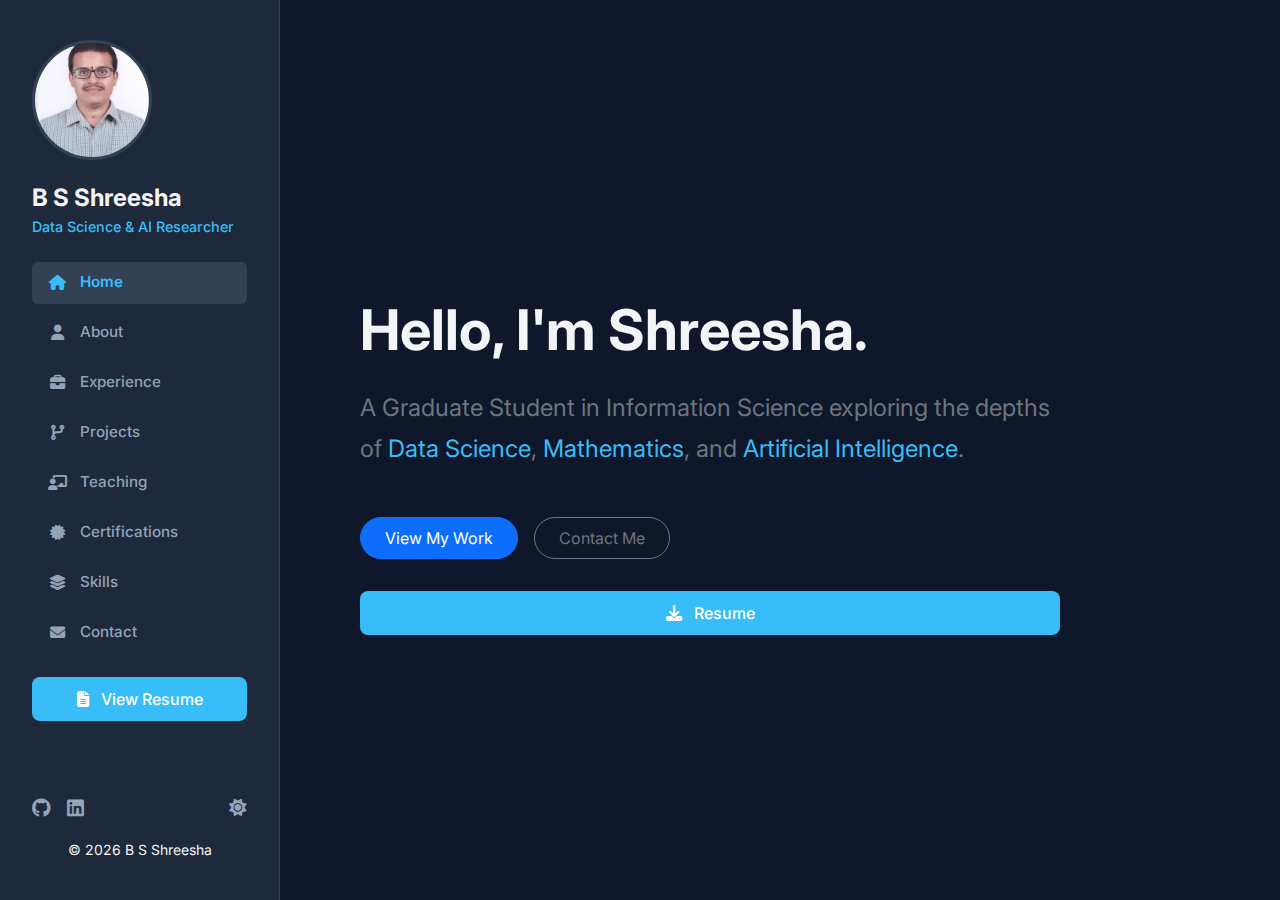
<file: index.html>
<!DOCTYPE html>
<html lang="en">

<head>
    <meta charset="UTF-8">
    <meta name="viewport" content="width=device-width, initial-scale=1.0">
    <title>B S Shreesha | Home</title>
    <link href="./Assets/css/bootstrap.min.css" rel="stylesheet">
    <link rel="stylesheet" href="https://cdnjs.cloudflare.com/ajax/libs/font-awesome/6.4.0/css/all.min.css">
    <link rel="stylesheet" href="./Assets/css/styles.css">
    <link rel="apple-touch-icon" sizes="180x180" href="./Assets/img/apple-touch-icon.png">
    <link rel="icon" type="image/png" sizes="32x32" href="./Assets/img/favicon-32x32.png">
    <link rel="icon" type="image/png" sizes="16x16" href="./Assets/img/favicon-16x16.png">
    <link rel="manifest" href="./Assets/img/site.webmanifest">
    <script>
        (function () { const theme = localStorage.getItem('theme') || 'dark'; document.documentElement.setAttribute('data-theme', theme); })();
    </script>
</head>

<body>
    <div class="wrapper">
        <aside class="sidebar">
            <div>
                <img src="./Assets/img/BSShreesha.jpg" alt="B S Shreesha" class="profile-img">
                <h1 class="name-title">B S Shreesha</h1>
                <div class="job-title">Data Science & AI Researcher</div>
                <ul class="nav-menu mt-4">
                    <li class="nav-item"><a href="index.html" class="nav-link active"><i class="fas fa-home"></i> Home</a></li>
                    <li class="nav-item"><a href="about.html" class="nav-link"><i class="fas fa-user"></i> About</a>
                    </li>
                    <li class="nav-item"><a href="experience.html" class="nav-link"><i class="fas fa-briefcase"></i>
                            Experience</a></li>
                    <li class="nav-item"><a href="projects.html" class="nav-link"><i class="fas fa-code-branch"></i>
                            Projects</a></li>
                    <li class="nav-item"><a href="teaching.html" class="nav-link"><i class="fas fa-chalkboard-teacher"></i> Teaching</a>
                    </li>
                    <li class="nav-item"><a href="certifications.html" class="nav-link"><i class="fas fa-certificate"></i>
                            Certifications</a></li>
                    <li class="nav-item"><a href="skills.html" class="nav-link"><i class="fas fa-layer-group"></i>
                            Skills</a></li>
                    <li class="nav-item"><a href="contact.html" class="nav-link"><i class="fas fa-envelope"></i>
                            Contact</a></li>
                </ul>
                <a href="resume.html" class="btn-resume"><i class="fas fa-file-alt me-2"></i> View Resume</a>
            </div>
            <div>
                <div class="social-links mb-3">
                    <a href="https://github.com/bsshreesha" class="social-icon"><i class="fab fa-github"></i></a>
                    <a href="https://www.linkedin.com/in/bsshreesha/" class="social-icon"><i
                            class="fab fa-linkedin"></i></a>
                    <button id="theme-toggle-btn" class="theme-toggle ms-auto"><i class="fas fa-sun"
                            id="theme-icon"></i></button>
                </div>
                <div class="small text-center">&copy; <span id="year"></span> B S Shreesha</div>
            </div>
        </aside>

        <main class="main-content d-flex align-items-center">
            <div>
                <h1 class="display-4 fw-bold mb-4">Hello, I'm Shreesha.</h1>
                <p class="fs-4 text-secondary mb-5" style="max-width: 700px;">
                    A Graduate Student in Information Science exploring the depths of
                    <span style="color: var(--accent-color)">Data Science</span>,
                    <span style="color: var(--accent-color)">Mathematics</span>, and
                    <span style="color: var(--accent-color)">Artificial Intelligence</span>.
                </p>
                <div class="d-flex gap-3 flex-wrap">
                    <a href="projects.html" class="btn btn-primary px-4 py-2 rounded-pill">View My Work</a>
                    <a href="contact.html" class="btn btn-outline-secondary px-4 py-2 rounded-pill">Contact Me</a>
                    <a href="resume.html" target="_blank" class="btn-resume" view><i class="fas fa-download me-2"></i>
                        Resume</a>
                </div>
            </div>
        </main>

        <!-- Drop-up Menu (Hidden by default) -->
        <div id="mobile-menu-overlay" class="mobile-menu-overlay">
            <a href="projects.html" class="menu-item"><i class="fas fa-code-branch"></i> Projects</a>
            <a href="experience.html" class="menu-item"><i class="fas fa-briefcase"></i> Experience</a>
            <a href="teaching.html" class="menu-item"><i class="fas fa-chalkboard-teacher"></i> Teaching</a>
            <a href="certifications.html" class="menu-item"><i class="fas fa-certificate"></i> Certifications</a>
            <a href="skills.html" class="menu-item"><i class="fas fa-layer-group"></i> Skills</a>
        </div>
        
        <!-- Bottom Navigation Bar -->
        <nav class="bottom-nav">
            <!-- 1. Home -->
            <a href="index.html" class="bottom-nav-link"><i class="fas fa-home"></i><span>Home</span></a>
        
            <!-- 2. About (About Me) -->
            <a href="about.html" class="bottom-nav-link"><i class="fas fa-user"></i><span>About</span></a>
        
            <!-- 3. Contact -->
            <a href="contact.html" class="bottom-nav-link"><i class="fas fa-envelope"></i><span>Contact</span></a>
        
            <!-- 4. Resume (Direct Download) -->
            <a href="resume.html" class="bottom-nav-link"><i
                    class="fas fa-file-alt"></i><span>CV</span></a>
        
            <!-- 5. MORE BUTTON (Toggles the menu) -->
            <button id="mobile-menu-btn" class="nav-toggle-btn">
                <i class="fas fa-bars"></i>
                <span>Menu</span>
            </button>
        </nav>
    </div>
    <div class="cursor-dot"></div>
    <div class="cursor-outline"></div>
    <script src="./Assets/js/script.js"></script>
</body>

</html>
</file>
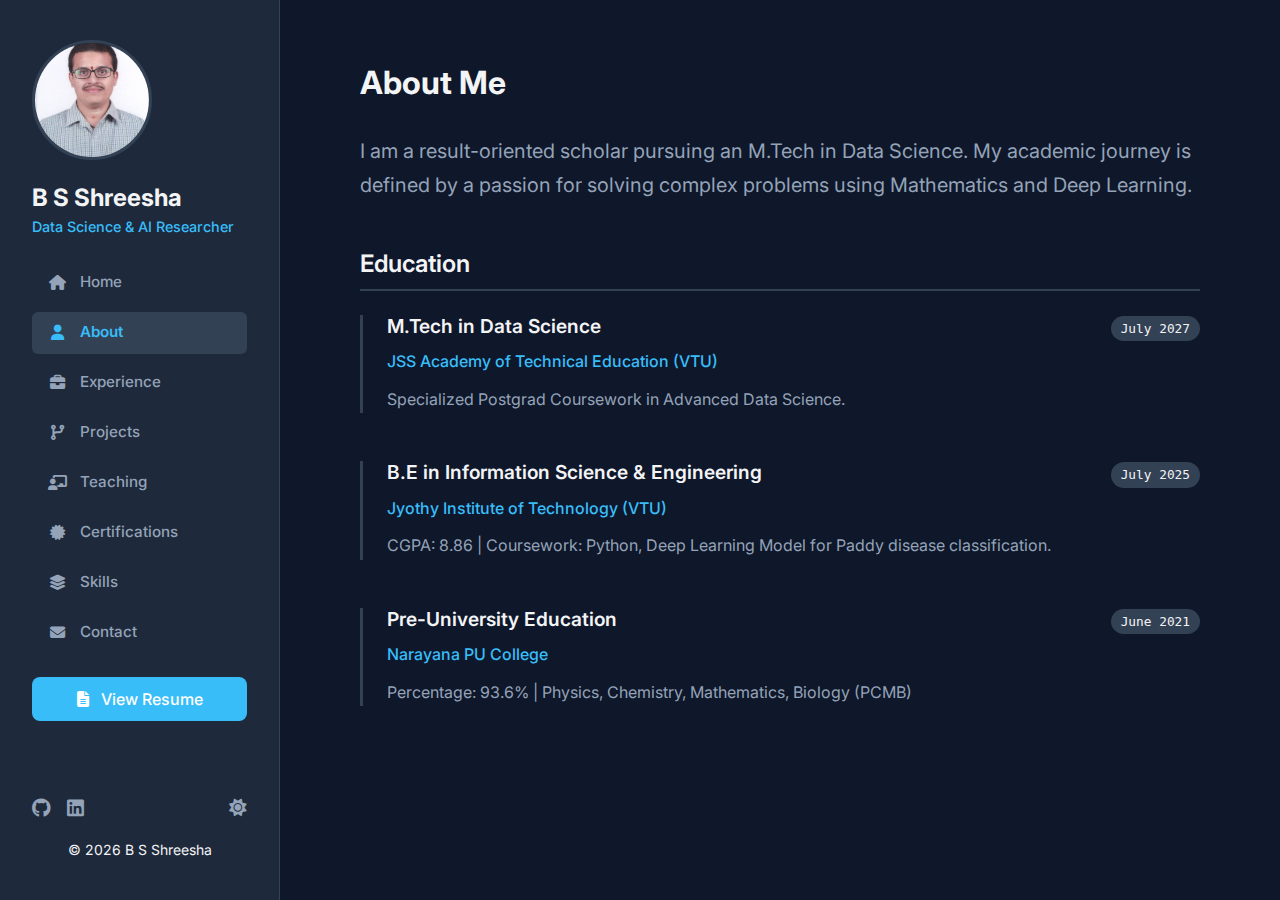
<file: about.html>
<!DOCTYPE html>
<html lang="en">

<head>
    <meta charset="UTF-8">
    <meta name="viewport" content="width=device-width, initial-scale=1.0">
    <title>About | B S Shreesha</title>
    <link href="./Assets/css/bootstrap.min.css" rel="stylesheet">
    <link rel="stylesheet" href="https://cdnjs.cloudflare.com/ajax/libs/font-awesome/6.4.0/css/all.min.css">
    <link rel="stylesheet" href="./Assets/css/styles.css">
    <link rel="apple-touch-icon" sizes="180x180" href="./Assets/img/apple-touch-icon.png">
    <link rel="icon" type="image/png" sizes="32x32" href="./Assets/img/favicon-32x32.png">
    <link rel="icon" type="image/png" sizes="16x16" href="./Assets/img/favicon-16x16.png">
    <link rel="manifest" href="./Assets/img/site.webmanifest">

    <script> (function () { const theme = localStorage.getItem('theme') || 'dark'; document.documentElement.setAttribute('data-theme', theme); })(); </script>
</head>

<body>
    <div class="wrapper">
        <aside class="sidebar">
            <div>
                <img src="./Assets/img/BSShreesha.jpg" alt="B S Shreesha" class="profile-img">
                <h1 class="name-title">B S Shreesha</h1>
                <div class="job-title">Data Science & AI Researcher</div>
                <ul class="nav-menu mt-4">
                    <li class="nav-item"><a href="index.html" class="nav-link"><i class="fas fa-home"></i> Home</a></li>
                    <li class="nav-item"><a href="about.html" class="nav-link active"><i class="fas fa-user"></i> About</a>
                    </li>
                    <li class="nav-item"><a href="experience.html" class="nav-link"><i class="fas fa-briefcase"></i>
                            Experience</a></li>
                    <li class="nav-item"><a href="projects.html" class="nav-link"><i class="fas fa-code-branch"></i>
                            Projects</a></li>
                    <li class="nav-item"><a href="teaching.html" class="nav-link"><i
                                class="fas fa-chalkboard-teacher"></i> Teaching</a></li>
                    <li class="nav-item"><a href="certifications.html" class="nav-link"><i
                                class="fas fa-certificate"></i> Certifications</a></li>
                    <li class="nav-item"><a href="skills.html" class="nav-link"><i class="fas fa-layer-group"></i>
                            Skills</a></li>
                    <li class="nav-item"><a href="contact.html" class="nav-link"><i class="fas fa-envelope"></i>
                            Contact</a></li>
                </ul>
                <a href="resume.html" class="btn-resume"><i class="fas fa-file-alt me-2"></i>
                    View Resume</a>
            </div>
            <div>
                <div class="social-links mb-3">
                    <a href="https://github.com/bsshreesha" class="social-icon"><i class="fab fa-github"></i></a>
                    <a href="https://www.linkedin.com/in/bsshreesha/" class="social-icon"><i
                            class="fab fa-linkedin"></i></a>
                    <button id="theme-toggle-btn" class="theme-toggle ms-auto"><i class="fas fa-sun"
                            id="theme-icon"></i></button>
                </div>
                <div class="small text-center">&copy; <span id="year"></span> B S Shreesha</div>
            </div>
        </aside>

        <main class="main-content">
            <h1 class="page-title">About Me</h1>
            <p class="mb-5 fs-5">
                I am a result-oriented scholar pursuing an M.Tech in Data Science. My academic journey is defined by a
                passion for solving complex problems using Mathematics and Deep Learning.
            </p>

            <h2 class="section-header">Education</h2>
            <div class="info-card">
                <div class="card-header">
                    <h3 class="card-title">M.Tech in Data Science</h3>
                    <span class="card-date">July 2027</span>
                </div>
                <span class="card-subtitle">JSS Academy of Technical Education (VTU)</span>
                <p>Specialized Postgrad Coursework in Advanced Data Science.</p>
            </div>
            <div class="info-card">
                <div class="card-header">
                    <h3 class="card-title">B.E in Information Science & Engineering</h3>
                    <span class="card-date">July 2025</span>
                </div>
                <span class="card-subtitle">Jyothy Institute of Technology (VTU)</span>
                <p>CGPA: 8.86 | Coursework: Python, Deep Learning Model for Paddy disease classification.</p>
            </div>
            <div class="info-card">
                <div class="card-header">
                    <h3 class="card-title">Pre-University Education</h3>
                    <span class="card-date">June 2021</span>
                </div>
                <span class="card-subtitle">Narayana PU College</span>
                <p>Percentage: 93.6% | Physics, Chemistry, Mathematics, Biology (PCMB)</p>
            </div>
        </main>
        <div id="mobile-menu-overlay" class="mobile-menu-overlay">
            <a href="projects.html" class="menu-item"><i class="fas fa-code-branch"></i> Projects</a>
            <a href="experience.html" class="menu-item"><i class="fas fa-briefcase"></i> Experience</a>
            <a href="teaching.html" class="menu-item"><i class="fas fa-chalkboard-teacher"></i> Teaching</a>
            <a href="certifications.html" class="menu-item"><i class="fas fa-certificate"></i> Certifications</a>
            <a href="skills.html" class="menu-item"><i class="fas fa-layer-group"></i> Skills</a>
        </div>
        
        <!-- Bottom Navigation Bar -->
        <nav class="bottom-nav">
            <!-- 1. Home -->
            <a href="index.html" class="bottom-nav-link"><i class="fas fa-home"></i><span>Home</span></a>
        
            <!-- 2. About (About Me) -->
            <a href="about.html" class="bottom-nav-link"><i class="fas fa-user"></i><span>About</span></a>
        
            <!-- 3. Contact -->
            <a href="contact.html" class="bottom-nav-link"><i class="fas fa-envelope"></i><span>Contact</span></a>
        
            <!-- 4. Resume (Direct Link) -->
            <a href="resume.html" class="bottom-nav-link"><i
                    class="fas fa-file-alt"></i><span>CV</span></a>
        
            <!-- 5. MORE BUTTON (Toggles the menu) -->
            <button id="mobile-menu-btn" class="nav-toggle-btn">
                <i class="fas fa-bars"></i>
                <span>Menu</span>
            </button>
        </nav>
    </div>
    <div class="cursor-dot"></div>
    <div class="cursor-outline"></div>
    <script src="./Assets/js/script.js"></script>
</body>

</html>
</file>
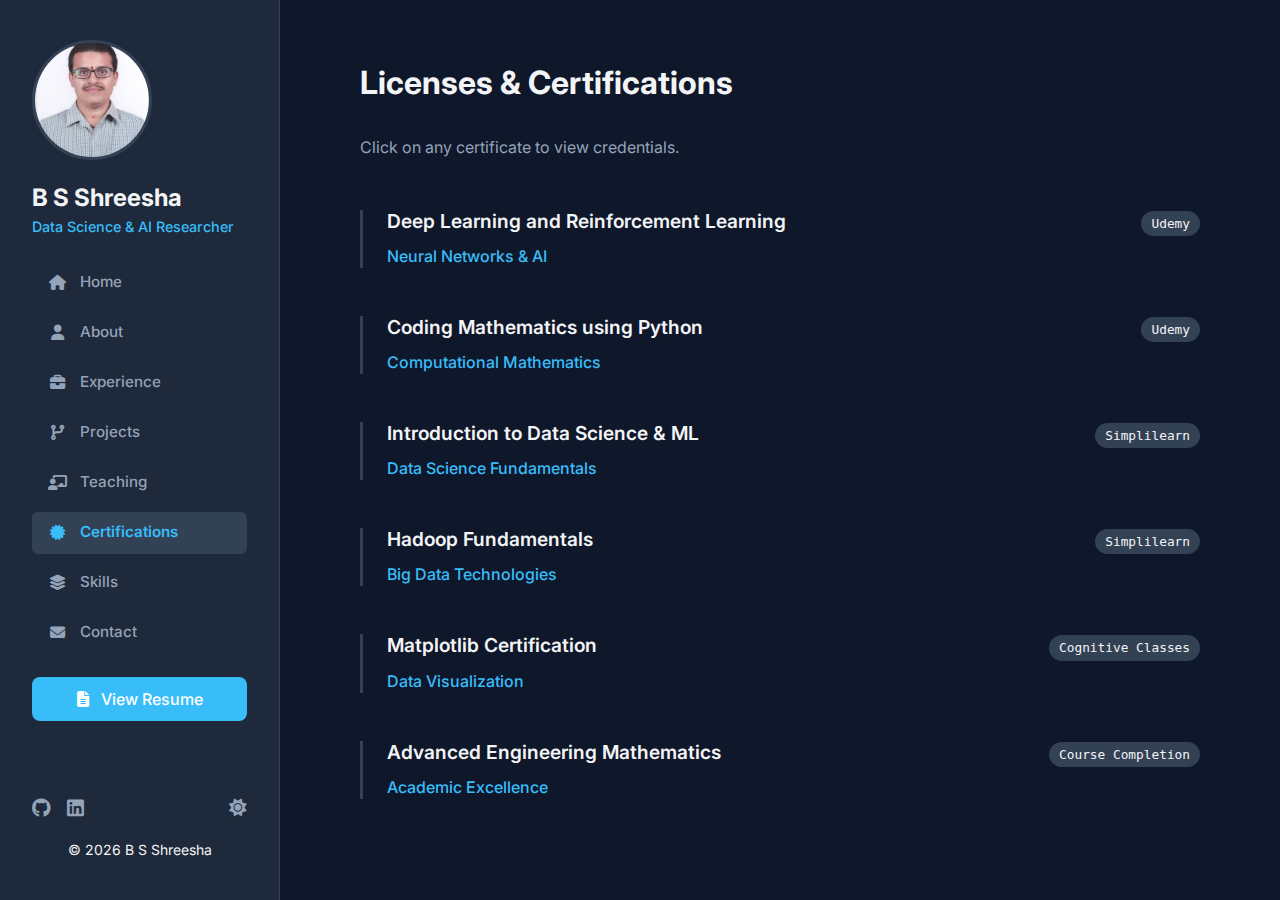
<file: certifications.html>
<!DOCTYPE html>
<html lang="en">

<head>
    <meta charset="UTF-8">
    <meta name="viewport" content="width=device-width, initial-scale=1.0">
    <title>Certifications | B S Shreesha</title>
    <link href="./Assets/css/bootstrap.min.css" rel="stylesheet">
    <link rel="stylesheet" href="https://cdnjs.cloudflare.com/ajax/libs/font-awesome/6.4.0/css/all.min.css">
    <link rel="stylesheet" href="./Assets/css/styles.css">
    <link rel="apple-touch-icon" sizes="180x180" href="./Assets/img/apple-touch-icon.png">
    <link rel="icon" type="image/png" sizes="32x32" href="./Assets/img/favicon-32x32.png">
    <link rel="icon" type="image/png" sizes="16x16" href="./Assets/img/favicon-16x16.png">
    <link rel="manifest" href="./Assets/img/site.webmanifest">
    <script>
        (function () { const theme = localStorage.getItem('theme') || 'dark'; document.documentElement.setAttribute('data-theme', theme); })();
    </script>
</head>

<body>
    <div class="wrapper">
        <!-- SIDEBAR -->
        <aside class="sidebar">
            <div>
                <img src="./Assets/img/BSShreesha.jpg" alt="B S Shreesha" class="profile-img">
                <h1 class="name-title">B S Shreesha</h1>
                <div class="job-title">Data Science & AI Researcher</div>

                <ul class="nav-menu mt-4">
                    <li class="nav-item"><a href="index.html" class="nav-link"><i class="fas fa-home"></i> Home</a></li>
                    <li class="nav-item"><a href="about.html" class="nav-link"><i class="fas fa-user"></i> About</a>
                    </li>
                    <li class="nav-item"><a href="experience.html" class="nav-link"><i class="fas fa-briefcase"></i>
                            Experience</a></li>
                    <li class="nav-item"><a href="projects.html" class="nav-link"><i class="fas fa-code-branch"></i>
                            Projects</a></li>
                    <li class="nav-item"><a href="teaching.html" class="nav-link"><i
                                class="fas fa-chalkboard-teacher"></i> Teaching</a></li>
                    <li class="nav-item"><a href="certifications.html" class="nav-link active"><i
                                class="fas fa-certificate"></i> Certifications</a></li>
                    <li class="nav-item"><a href="skills.html" class="nav-link"><i class="fas fa-layer-group"></i>
                            Skills</a></li>
                    <li class="nav-item"><a href="contact.html" class="nav-link"><i class="fas fa-envelope"></i>
                            Contact</a></li>
                </ul>
                <a href="resume.html" class="btn-resume"><i class="fas fa-file-alt me-2"></i>
                    View Resume</a>
            </div>
            <div>
                <div class="social-links mb-3">
                    <a href="https://github.com/bsshreesha" class="social-icon"><i class="fab fa-github"></i></a>
                    <a href="https://www.linkedin.com/in/bsshreesha/" class="social-icon"><i
                            class="fab fa-linkedin"></i></a>
                    <button id="theme-toggle-btn" class="theme-toggle ms-auto"><i class="fas fa-sun"
                            id="theme-icon"></i></button>
                </div>
                <div class="small text-center">&copy; <span id="year"></span> B S Shreesha</div>
            </div>
        </aside>

        <main class="main-content">
            <h1 class="page-title">Licenses & Certifications</h1>
            <p class="mb-5">Click on any certificate to view credentials.</p>

            <div class="mb-5">
                <!-- Cert 1: Replace href="#" -->
                <a href="#" target="_blank" class="info-card"
                    style="text-decoration: none; display: block; color: inherit;">
                    <div class="card-header">
                        <h3 class="card-title">Deep Learning and Reinforcement Learning</h3>
                        <span class="card-date">Udemy</span>
                    </div>
                    <span class="card-subtitle">Neural Networks & AI</span>
                </a>

                <!-- Cert 2: Replace href="#" -->
                <a href="#" target="_blank" class="info-card"
                    style="text-decoration: none; display: block; color: inherit;">
                    <div class="card-header">
                        <h3 class="card-title">Coding Mathematics using Python</h3>
                        <span class="card-date">Udemy</span>
                    </div>
                    <span class="card-subtitle">Computational Mathematics</span>
                </a>

                <!-- Cert 3: Replace href="#" -->
                <a href="#" target="_blank" class="info-card"
                    style="text-decoration: none; display: block; color: inherit;">
                    <div class="card-header">
                        <h3 class="card-title">Introduction to Data Science & ML</h3>
                        <span class="card-date">Simplilearn</span>
                    </div>
                    <span class="card-subtitle">Data Science Fundamentals</span>
                </a>

                <!-- Cert 4: Replace href="#" -->
                <a href="#" target="_blank" class="info-card"
                    style="text-decoration: none; display: block; color: inherit;">
                    <div class="card-header">
                        <h3 class="card-title">Hadoop Fundamentals</h3>
                        <span class="card-date">Simplilearn</span>
                    </div>
                    <span class="card-subtitle">Big Data Technologies</span>
                </a>

                <!-- Cert 5: Replace href="#" -->
                <a href="#" target="_blank" class="info-card"
                    style="text-decoration: none; display: block; color: inherit;">
                    <div class="card-header">
                        <h3 class="card-title">Matplotlib Certification</h3>
                        <span class="card-date">Cognitive Classes</span>
                    </div>
                    <span class="card-subtitle">Data Visualization</span>
                </a>

                <!-- Cert 6: Replace href="#" -->
                <a href="#" target="_blank" class="info-card"
                    style="text-decoration: none; display: block; color: inherit;">
                    <div class="card-header">
                        <h3 class="card-title">Advanced Engineering Mathematics</h3>
                        <span class="card-date">Course Completion</span>
                    </div>
                    <span class="card-subtitle">Academic Excellence</span>
                </a>
            </div>
        </main>

        <div id="mobile-menu-overlay" class="mobile-menu-overlay">
            <a href="projects.html" class="menu-item"><i class="fas fa-code-branch"></i> Projects</a>
            <a href="experience.html" class="menu-item"><i class="fas fa-briefcase"></i> Experience</a>
            <a href="teaching.html" class="menu-item"><i class="fas fa-chalkboard-teacher"></i> Teaching</a>
            <a href="certifications.html" class="menu-item"><i class="fas fa-certificate"></i> Certifications</a>
            <a href="skills.html" class="menu-item"><i class="fas fa-layer-group"></i> Skills</a>
        </div>
        
        <!-- Bottom Navigation Bar -->
        <nav class="bottom-nav">
            <!-- 1. Home -->
            <a href="index.html" class="bottom-nav-link"><i class="fas fa-home"></i><span>Home</span></a>
        
            <!-- 2. About (About Me) -->
            <a href="about.html" class="bottom-nav-link"><i class="fas fa-user"></i><span>About</span></a>
        
            <!-- 3. Contact -->
            <a href="contact.html" class="bottom-nav-link"><i class="fas fa-envelope"></i><span>Contact</span></a>
        
            <!-- 4. Resume (Direct Link) -->
            <a href="resume.html" class="bottom-nav-link"><i
                    class="fas fa-file-alt"></i><span>CV</span></a>
        
            <!-- 5. MORE BUTTON (Toggles the menu) -->
            <button id="mobile-menu-btn" class="nav-toggle-btn">
                <i class="fas fa-bars"></i>
                <span>Menu</span>
            </button>
        </nav>
    </div>
    <div class="cursor-dot"></div>
    <div class="cursor-outline"></div>
    <script src="./Assets/js/script.js"></script>
</body>

</html>
</file>
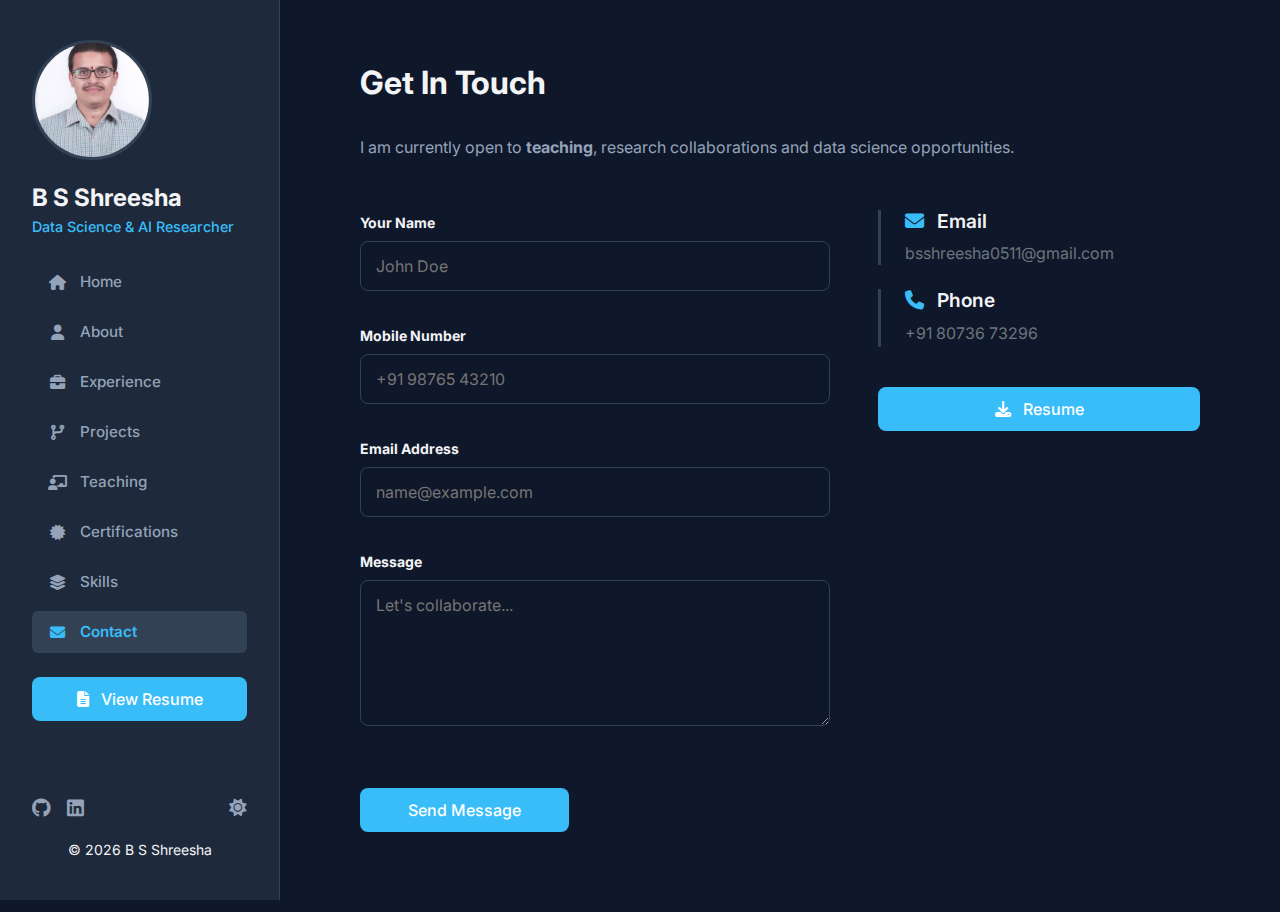
<file: contact.html>
<!DOCTYPE html>
<html lang="en">

<head>
    <meta charset="UTF-8">
    <meta name="viewport" content="width=device-width, initial-scale=1.0">
    <title>Contact | B S Shreesha</title>
    <link href="./Assets/css/bootstrap.min.css" rel="stylesheet">
    <link rel="stylesheet" href="https://cdnjs.cloudflare.com/ajax/libs/font-awesome/6.4.0/css/all.min.css">
    <link rel="stylesheet" href="./Assets/css/styles.css">
    <link rel="apple-touch-icon" sizes="180x180" href="./Assets/img/apple-touch-icon.png">
    <link rel="icon" type="image/png" sizes="32x32" href="./Assets/img/favicon-32x32.png">
    <link rel="icon" type="image/png" sizes="16x16" href="./Assets/img/favicon-16x16.png">
    <link rel="manifest" href="./Assets/img/site.webmanifest">
    <script>
        (function () { const theme = localStorage.getItem('theme') || 'dark'; document.documentElement.setAttribute('data-theme', theme); })();
    </script>
</head>

<body>
    <div class="wrapper">
        <aside class="sidebar">
            <div>
                <img src="./Assets/img/BSShreesha.jpg" alt="B S Shreesha" class="profile-img">
                <h1 class="name-title">B S Shreesha</h1>
                <div class="job-title">Data Science & AI Researcher</div>
                <ul class="nav-menu mt-4">
                    <li class="nav-item"><a href="index.html" class="nav-link"><i class="fas fa-home"></i> Home</a></li>
                    <li class="nav-item"><a href="about.html" class="nav-link"><i class="fas fa-user"></i> About</a>
                    </li>
                    <li class="nav-item"><a href="experience.html" class="nav-link"><i class="fas fa-briefcase"></i>
                            Experience</a></li>
                    <li class="nav-item"><a href="projects.html" class="nav-link"><i class="fas fa-code-branch"></i>
                            Projects</a></li>
                    <li class="nav-item"><a href="teaching.html" class="nav-link"><i class="fas fa-chalkboard-teacher"></i> Teaching</a>
                    </li>
                    <li class="nav-item"><a href="certifications.html" class="nav-link"><i class="fas fa-certificate"></i>
                            Certifications</a></li>
                    <li class="nav-item"><a href="skills.html" class="nav-link"><i class="fas fa-layer-group"></i>
                            Skills</a></li>
                    <li class="nav-item"><a href="contact.html" class="nav-link active"><i class="fas fa-envelope"></i>
                            Contact</a></li>
                </ul>
                <a href="resume.html"  class="btn-resume"><i class="fas fa-file-alt me-2"></i> View Resume</a>
            </div>
            <div>
                <div class="social-links mb-3">
                    <a href="https://github.com/bsshreesha" class="social-icon"><i class="fab fa-github"></i></a>
                    <a href="https://www.linkedin.com/in/bsshreesha/" class="social-icon"><i
                            class="fab fa-linkedin"></i></a>
                    <button id="theme-toggle-btn" class="theme-toggle ms-auto"><i class="fas fa-sun"
                            id="theme-icon"></i></button>
                </div>
                <div class="small text-center">&copy; <span id="year"></span> B S Shreesha</div>
            </div>
        </aside>

        <main class="main-content">
            <h1 class="page-title">Get In Touch</h1>
            <p class="mb-5">I am currently open to <b>teaching</b>, research collaborations and data science opportunities.</p>

            <div class="row g-5">
                <!-- Contact Form -->
                <!-- Contact Form Section -->
                <div class="col-md-7">
                    <div class="info-card border-0 p-0" style="background: transparent;">
                        <form id="contact-form" autocomplete="off">
                            <!-- Name Field -->
                            <div class="mb-3">
                                <label for="name" class="form-label small fw-bold">Your Name</label>
                                <input type="text" id="name" class="form-control-custom" placeholder="John Doe" required>
                            </div>
                
                            <!-- Mobile Number Field (NEW) -->
                            <div class="mb-3">
                                <label for="mobile" class="form-label small fw-bold">Mobile Number</label>
                                <input type="tel" id="mobile" class="form-control-custom" placeholder="+91 98765 43210" required>
                            </div>
                
                            <!-- Email Field -->
                            <div class="mb-3">
                                <label for="email" class="form-label small fw-bold">Email Address</label>
                                <input type="email" id="email" class="form-control-custom" placeholder="name@example.com" required>
                            </div>
                
                            <!-- Message Field -->
                            <div class="mb-4">
                                <label for="message" class="form-label small fw-bold">Message</label>
                                <textarea id="message" class="form-control-custom" rows="5" placeholder="Let's collaborate..."
                                    required></textarea>
                            </div>
                
                            <!-- Submit Button -->
                            <button type="submit" class="btn-resume border-0 w-auto px-5">Send Message</button>
                        </form>
                    </div>
                </div>

                <!-- Contact Info -->
                <div class="col-md-5">
                    <div class="d-flex flex-column gap-4">
                        <div class="info-card mb-0">
                            <div class="card-header">
                                <h3 class="card-title"><i class="fas fa-envelope me-2"
                                        style="color: var(--accent-color)"></i> Email</h3>
                            </div>
                            <a href="mailto:bsshreesha0511@gmail.com"
                                class="text-decoration-none text-secondary">bsshreesha0511@gmail.com</a>
                        </div>

                        <div class="info-card mb-0">
                            <div class="card-header">
                                <h3 class="card-title"><i class="fas fa-phone me-2"
                                        style="color: var(--accent-color)"></i> Phone</h3>
                            </div>
                            <p class="mb-0 text-secondary">+91 80736 73296</p>
                        </div>

                        <a href="resume.html" target="_blank" class="btn-resume" view><i class="fas fa-download me-2"></i>
                            Resume</a>
                    </div>
                </div>
            </div>
        </main>

        <div id="mobile-menu-overlay" class="mobile-menu-overlay">
            <a href="projects.html" class="menu-item"><i class="fas fa-code-branch"></i> Projects</a>
            <a href="experience.html" class="menu-item"><i class="fas fa-briefcase"></i> Experience</a>
            <a href="teaching.html" class="menu-item"><i class="fas fa-chalkboard-teacher"></i> Teaching</a>
            <a href="certifications.html" class="menu-item"><i class="fas fa-certificate"></i> Certifications</a>
            <a href="skills.html" class="menu-item"><i class="fas fa-layer-group"></i> Skills</a>
        </div>
        
        <!-- Bottom Navigation Bar -->
        <nav class="bottom-nav">
            <!-- 1. Home -->
            <a href="index.html" class="bottom-nav-link"><i class="fas fa-home"></i><span>Home</span></a>
        
            <!-- 2. About (About Me) -->
            <a href="about.html" class="bottom-nav-link"><i class="fas fa-user"></i><span>About</span></a>
        
            <!-- 3. Contact -->
            <a href="contact.html" class="bottom-nav-link"><i class="fas fa-envelope"></i><span>Contact</span></a>
        
            <!-- 4. Resume (Direct Link) -->
            <a href="resume.html" class="bottom-nav-link"><i
                    class="fas fa-file-alt"></i><span>CV</span></a>
        
            <!-- 5. MORE BUTTON (Toggles the menu) -->
            <button id="mobile-menu-btn" class="nav-toggle-btn">
                <i class="fas fa-bars"></i>
                <span>Menu</span>
            </button>
        </nav>
    </div>
    <div class="cursor-dot"></div>
    <div class="cursor-outline"></div>
    <script src="./Assets/js/script.js"></script>
</body>

</html>
</file>
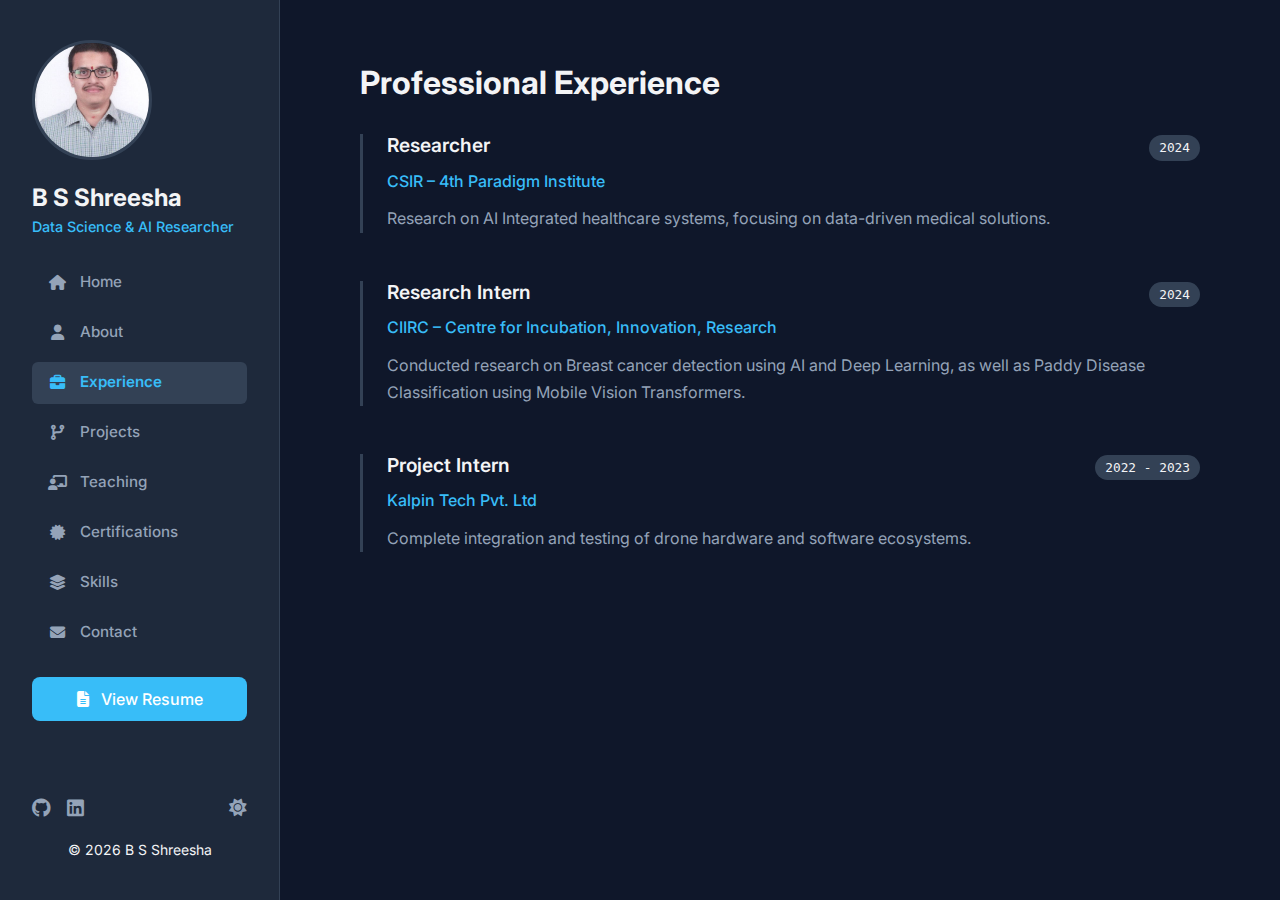
<file: experience.html>
<!DOCTYPE html>
<html lang="en">

<head>
    <meta charset="UTF-8">
    <meta name="viewport" content="width=device-width, initial-scale=1.0">
    <title>Experience | B S Shreesha</title>
    <link href="./Assets/css/bootstrap.min.css" rel="stylesheet">
    <link rel="stylesheet" href="https://cdnjs.cloudflare.com/ajax/libs/font-awesome/6.4.0/css/all.min.css">
    <link rel="stylesheet" href="./Assets/css/styles.css">
    <link rel="apple-touch-icon" sizes="180x180" href="./Assets/img/apple-touch-icon.png">
    <link rel="icon" type="image/png" sizes="32x32" href="./Assets/img/favicon-32x32.png">
    <link rel="icon" type="image/png" sizes="16x16" href="./Assets/img/favicon-16x16.png">
    <link rel="manifest" href="./Assets/img/site.webmanifest">
    <script> (function () { const theme = localStorage.getItem('theme') || 'dark'; document.documentElement.setAttribute('data-theme', theme); })(); </script>
</head>

<body>
    <div class="wrapper">
        <aside class="sidebar">
            <div>
                <img src="./Assets/img/BSShreesha.jpg" alt="B S Shreesha" class="profile-img">
                <h1 class="name-title">B S Shreesha</h1>
                <div class="job-title">Data Science & AI Researcher</div>
                <ul class="nav-menu mt-4">
                    <li class="nav-item"><a href="index.html" class="nav-link"><i class="fas fa-home"></i> Home</a></li>
                    <li class="nav-item"><a href="about.html" class="nav-link"><i class="fas fa-user"></i> About</a>
                    </li>
                    <li class="nav-item"><a href="experience.html" class="nav-link active"><i class="fas fa-briefcase"></i>
                            Experience</a></li>
                    <li class="nav-item"><a href="projects.html" class="nav-link"><i class="fas fa-code-branch"></i>
                            Projects</a></li>
                    <li class="nav-item"><a href="teaching.html" class="nav-link"><i class="fas fa-chalkboard-teacher"></i> Teaching</a>
                    </li>
                    <li class="nav-item"><a href="certifications.html" class="nav-link"><i class="fas fa-certificate"></i>
                            Certifications</a></li>
                    <li class="nav-item"><a href="skills.html" class="nav-link"><i class="fas fa-layer-group"></i>
                            Skills</a></li>
                    <li class="nav-item"><a href="contact.html" class="nav-link"><i class="fas fa-envelope"></i>
                            Contact</a></li>
                </ul>
                <a href="resume.html" class="btn-resume"><i class="fas fa-file-alt me-2"></i>
                    View Resume</a>
            </div>
            <div>
                <div class="social-links mb-3">
                    <a href="https://github.com/bsshreesha" class="social-icon"><i class="fab fa-github"></i></a>
                    <a href="https://www.linkedin.com/in/bsshreesha/" class="social-icon"><i
                            class="fab fa-linkedin"></i></a>
                    <button id="theme-toggle-btn" class="theme-toggle ms-auto"><i class="fas fa-sun"
                            id="theme-icon"></i></button>
                </div>
                <div class="small text-center">&copy; <span id="year"></span> B S Shreesha</div>
            </div>
        </aside>

        <main class="main-content">
            <h1 class="page-title">Professional Experience</h1>

            <div class="info-card">
                <div class="card-header">
                    <h3 class="card-title">Researcher</h3>
                    <span class="card-date">2024</span>
                </div>
                <span class="card-subtitle">CSIR – 4th Paradigm Institute</span>
                <p>Research on AI Integrated healthcare systems, focusing on data-driven medical solutions.</p>
            </div>

            <div class="info-card">
                <div class="card-header">
                    <h3 class="card-title">Research Intern</h3>
                    <span class="card-date">2024</span>
                </div>
                <span class="card-subtitle">CIIRC – Centre for Incubation, Innovation, Research</span>
                <p>Conducted research on Breast cancer detection using AI and Deep Learning, as well as Paddy Disease
                    Classification using Mobile Vision Transformers.</p>
            </div>

            <div class="info-card">
                <div class="card-header">
                    <h3 class="card-title">Project Intern</h3>
                    <span class="card-date">2022 - 2023</span>
                </div>
                <span class="card-subtitle">Kalpin Tech Pvt. Ltd</span>
                <p>Complete integration and testing of drone hardware and software ecosystems.</p>
            </div>
        </main>
        <div id="mobile-menu-overlay" class="mobile-menu-overlay">
            <a href="projects.html" class="menu-item"><i class="fas fa-code-branch"></i> Projects</a>
            <a href="experience.html" class="menu-item"><i class="fas fa-briefcase"></i> Experience</a>
            <a href="teaching.html" class="menu-item"><i class="fas fa-chalkboard-teacher"></i> Teaching</a>
            <a href="certifications.html" class="menu-item"><i class="fas fa-certificate"></i> Certifications</a>
            <a href="skills.html" class="menu-item"><i class="fas fa-layer-group"></i> Skills</a>
        </div>
        
        <!-- Bottom Navigation Bar -->
        <nav class="bottom-nav">
            <!-- 1. Home -->
            <a href="index.html" class="bottom-nav-link"><i class="fas fa-home"></i><span>Home</span></a>
        
            <!-- 2. About (About Me) -->
            <a href="about.html" class="bottom-nav-link"><i class="fas fa-user"></i><span>About</span></a>
        
            <!-- 3. Contact -->
            <a href="contact.html" class="bottom-nav-link"><i class="fas fa-envelope"></i><span>Contact</span></a>
        
            <!-- 4. Resume (Direct Link) -->
            <a href="resume.html" class="bottom-nav-link"><i
                    class="fas fa-file-alt"></i><span>CV</span></a>
        
            <!-- 5. MORE BUTTON (Toggles the menu) -->
            <button id="mobile-menu-btn" class="nav-toggle-btn">
                <i class="fas fa-bars"></i>
                <span>Menu</span>
            </button>
        </nav>
    </div>
    <div class="cursor-dot"></div>
    <div class="cursor-outline"></div>
    <script src="./Assets/js/script.js"></script>
</body>

</html>
</file>
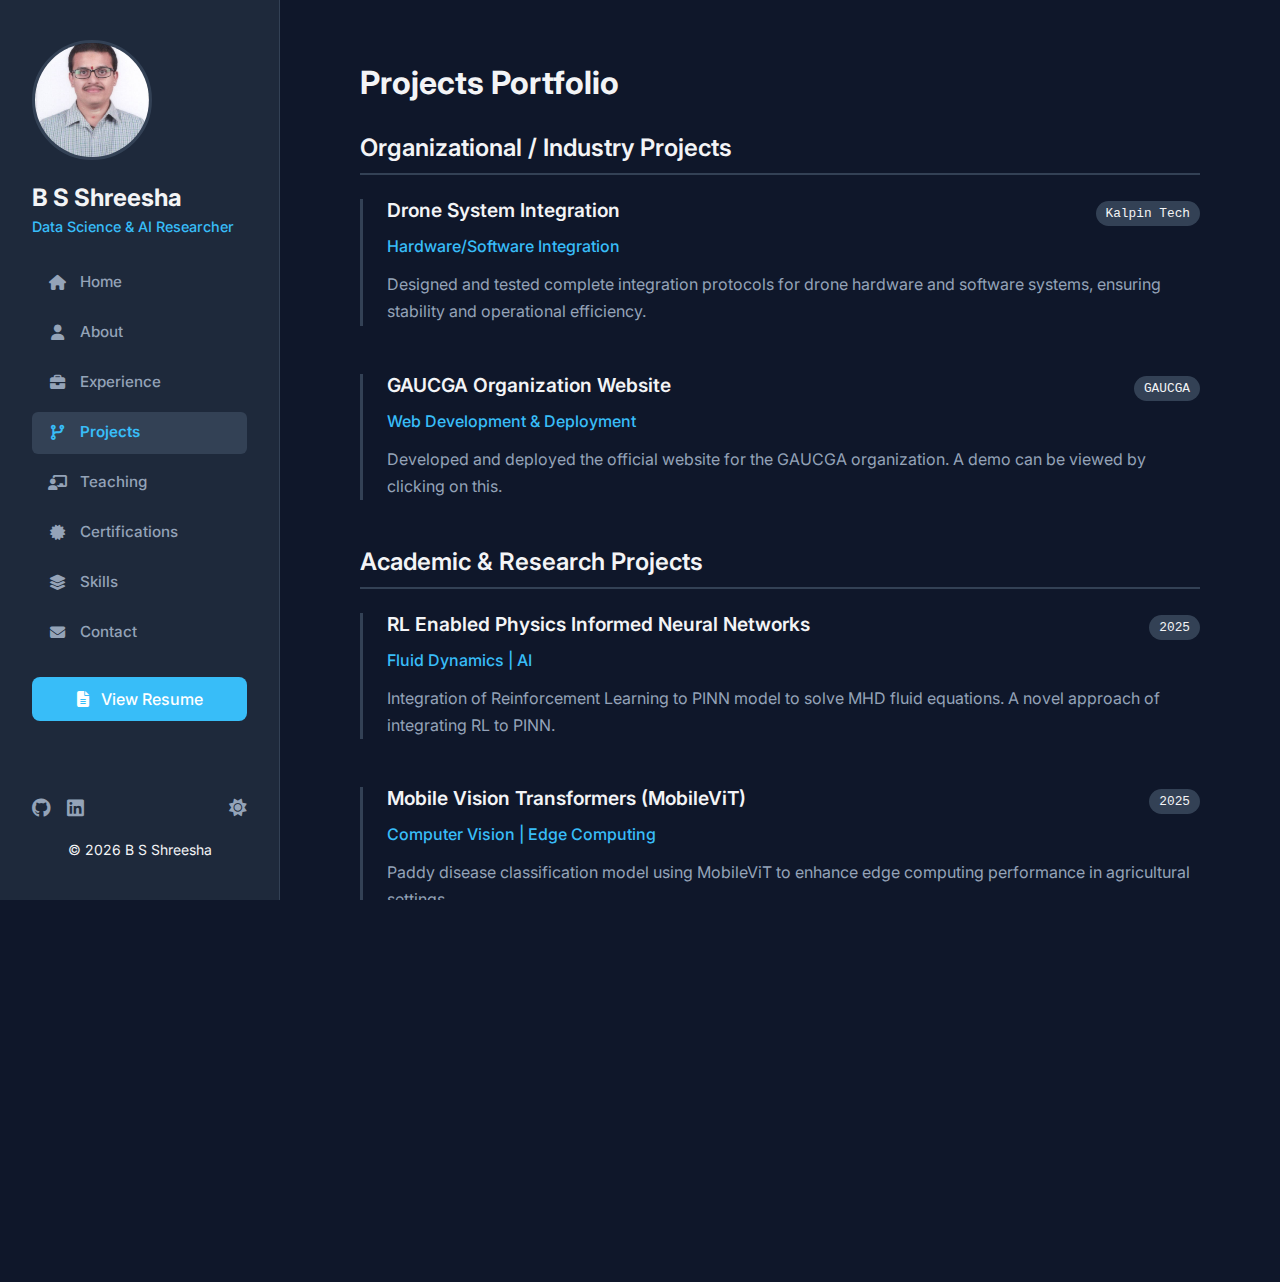
<file: projects.html>
<!DOCTYPE html>
<html lang="en">

<head>
    <meta charset="UTF-8">
    <meta name="viewport" content="width=device-width, initial-scale=1.0">
    <title>Projects | B S Shreesha</title>
    <link href="./Assets/css/bootstrap.min.css" rel="stylesheet">
    <link rel="stylesheet" href="https://cdnjs.cloudflare.com/ajax/libs/font-awesome/6.4.0/css/all.min.css">
    <link rel="stylesheet" href="./Assets/css/styles.css">
    <link rel="apple-touch-icon" sizes="180x180" href="./Assets/img/apple-touch-icon.png">
    <link rel="icon" type="image/png" sizes="32x32" href="./Assets/img/favicon-32x32.png">
    <link rel="icon" type="image/png" sizes="16x16" href="./Assets/img/favicon-16x16.png">
    <link rel="manifest" href="./Assets/img/site.webmanifest">
    <script>
        (function () { const theme = localStorage.getItem('theme') || 'dark'; document.documentElement.setAttribute('data-theme', theme); })();
    </script>
</head>

<body>
    <div class="wrapper">
        <aside class="sidebar">
            <!-- Sidebar Content Same as Index -->
            <div>
                <img src="./Assets/img/BSShreesha.jpg" alt="B S Shreesha" class="profile-img">
                <h1 class="name-title">B S Shreesha</h1>
                <div class="job-title">Data Science & AI Researcher</div>
                <ul class="nav-menu mt-4">
                    <li class="nav-item"><a href="index.html" class="nav-link"><i class="fas fa-home"></i> Home</a></li>
                    <li class="nav-item"><a href="about.html" class="nav-link"><i class="fas fa-user"></i> About</a>
                    </li>
                    <li class="nav-item"><a href="experience.html" class="nav-link"><i class="fas fa-briefcase"></i>
                            Experience</a></li>
                    <li class="nav-item"><a href="projects.html" class="nav-link active"><i class="fas fa-code-branch"></i>
                            Projects</a></li>
                    <li class="nav-item"><a href="teaching.html" class="nav-link"><i class="fas fa-chalkboard-teacher"></i> Teaching</a>
                    </li>
                    <li class="nav-item"><a href="certifications.html" class="nav-link"><i class="fas fa-certificate"></i>
                            Certifications</a></li>
                    <li class="nav-item"><a href="skills.html" class="nav-link"><i class="fas fa-layer-group"></i>
                            Skills</a></li>
                    <li class="nav-item"><a href="contact.html" class="nav-link"><i class="fas fa-envelope"></i>
                            Contact</a></li>
                </ul>
                <a href="resume.html" class="btn-resume" ><i class="fas fa-file-alt me-2"></i>
                    View Resume</a>
            </div>
            <div>
                <div class="social-links mb-3">
                    <a href="https://github.com/bsshreesha" class="social-icon"><i class="fab fa-github"></i></a>
                    <a href="https://www.linkedin.com/in/bsshreesha/" class="social-icon"><i
                            class="fab fa-linkedin"></i></a>
                    <button id="theme-toggle-btn" class="theme-toggle ms-auto"><i class="fas fa-sun"
                            id="theme-icon"></i></button>
                </div>
                <div class="small text-center">&copy; <span id="year"></span> B S Shreesha</div>
            </div>
        </aside>

        <main class="main-content">
            <h1 class="page-title">Projects Portfolio</h1>

            <!-- SECTION 1: ORGANIZATIONAL PROJECTS -->
            <h2 class="section-header">Organizational / Industry Projects</h2>
            <div class="mb-5">

                <!-- Project 1: Replace href="#" with your link -->
                <a href="#" class="info-card" style="text-decoration: none; display: block; color: inherit;">
                    <div class="card-header">
                        <h3 class="card-title">Drone System Integration</h3>
                        <span class="card-date">Kalpin Tech</span>
                    </div>
                    <span class="card-subtitle">Hardware/Software Integration</span>
                    <p>Designed and tested complete integration protocols for drone hardware and software systems,
                        ensuring stability and operational efficiency.</p>
                </a>

                <!-- Project 2: GAUCGA Website -->
                <a href="https://gaucga.netlify.app" target="_blank" class="info-card"
                    style="text-decoration: none; display: block; color: inherit;">
                    <div class="card-header">
                        <h3 class="card-title">GAUCGA Organization Website</h3>
                        <span class="card-date">GAUCGA</span>
                    </div>
                    <span class="card-subtitle">Web Development & Deployment</span>
                    <p>Developed and deployed the official website for the GAUCGA organization. A demo can be viewed by clicking on this.</p>
                </a>
            </div>

            <!-- SECTION 2: ACADEMIC PROJECTS -->
            <h2 class="section-header">Academic & Research Projects</h2>
            <div class="mb-5">

                <!-- Project 4: Replace href="#" with your link -->
                <a href="https://github.com/bsshreesha/Physics_Informed_Neural_Network" target="_blank" class="info-card" style="text-decoration: none; display: block; color: inherit;">
                    <div class="card-header">
                        <h3 class="card-title">RL Enabled Physics Informed Neural Networks</h3>
                        <span class="card-date">2025</span>
                    </div>
                    <span class="card-subtitle">Fluid Dynamics | AI</span>
                    <p>Integration of Reinforcement Learning to PINN model to solve MHD fluid equations. A novel
                        approach of integrating RL to PINN.</p>
                </a>

                <!-- Project 5: Replace href="#" with your link -->
                <a href="#" class="info-card" style="text-decoration: none; display: block; color: inherit;">
                    <div class="card-header">
                        <h3 class="card-title">Mobile Vision Transformers (MobileViT)</h3>
                        <span class="card-date">2025</span>
                    </div>
                    <span class="card-subtitle">Computer Vision | Edge Computing</span>
                    <p>Paddy disease classification model using MobileViT to enhance edge computing performance in
                        agricultural settings.</p>
                </a>

                <!-- Project 6: Replace href="#" with your link -->
                <a href="#" class="info-card" style="text-decoration: none; display: block; color: inherit;">
                    <div class="card-header">
                        <h3 class="card-title">Inception CapsuleNET</h3>
                        <span class="card-date">2024</span>
                    </div>
                    <span class="card-subtitle">Healthcare | Deep Learning</span>
                    <p>Breast cancer classification model using Capsule Networks and Inception architecture.</p>
                </a>

                <!-- Project 7: Replace href="#" with your link -->
                <a href="https://github.com/bsshreesha/lms" target="_blank" class="info-card" style="text-decoration: none; display: block; color: inherit;">
                    <div class="card-header">
                        <h3 class="card-title">Education Management System</h3>
                        <span class="card-date">2024</span>
                    </div>
                    <span class="card-subtitle">Database Management</span>
                    <p>Led a team of 2. A database consisting of Students and Teachers with e-learning was built and
                        managed.</p>
                </a>
            </div>
        </main>

        <div id="mobile-menu-overlay" class="mobile-menu-overlay">
            <a href="projects.html" class="menu-item"><i class="fas fa-code-branch"></i> Projects</a>
            <a href="experience.html" class="menu-item"><i class="fas fa-briefcase"></i> Experience</a>
            <a href="teaching.html" class="menu-item"><i class="fas fa-chalkboard-teacher"></i> Teaching</a>
            <a href="certifications.html" class="menu-item"><i class="fas fa-certificate"></i> Certifications</a>
            <a href="skills.html" class="menu-item"><i class="fas fa-layer-group"></i> Skills</a>
        </div>
        
        <!-- Bottom Navigation Bar -->
        <nav class="bottom-nav">
            <!-- 1. Home -->
            <a href="index.html" class="bottom-nav-link"><i class="fas fa-home"></i><span>Home</span></a>
        
            <!-- 2. About (About Me) -->
            <a href="about.html" class="bottom-nav-link"><i class="fas fa-user"></i><span>About</span></a>
        
            <!-- 3. Contact -->
            <a href="contact.html" class="bottom-nav-link"><i class="fas fa-envelope"></i><span>Contact</span></a>
        
            <!-- 4. Resume (Direct Link) -->
            <a href="resume.html" class="bottom-nav-link"><i
                    class="fas fa-file-alt"></i><span>CV</span></a>
        
            <!-- 5. MORE BUTTON (Toggles the menu) -->
            <button id="mobile-menu-btn" class="nav-toggle-btn">
                <i class="fas fa-bars"></i>
                <span>Menu</span>
            </button>
        </nav>
    </div>
    <div class="cursor-dot"></div>
    <div class="cursor-outline"></div>
    <script src="./Assets/js/script.js"></script>
</body>

</html>
</file>
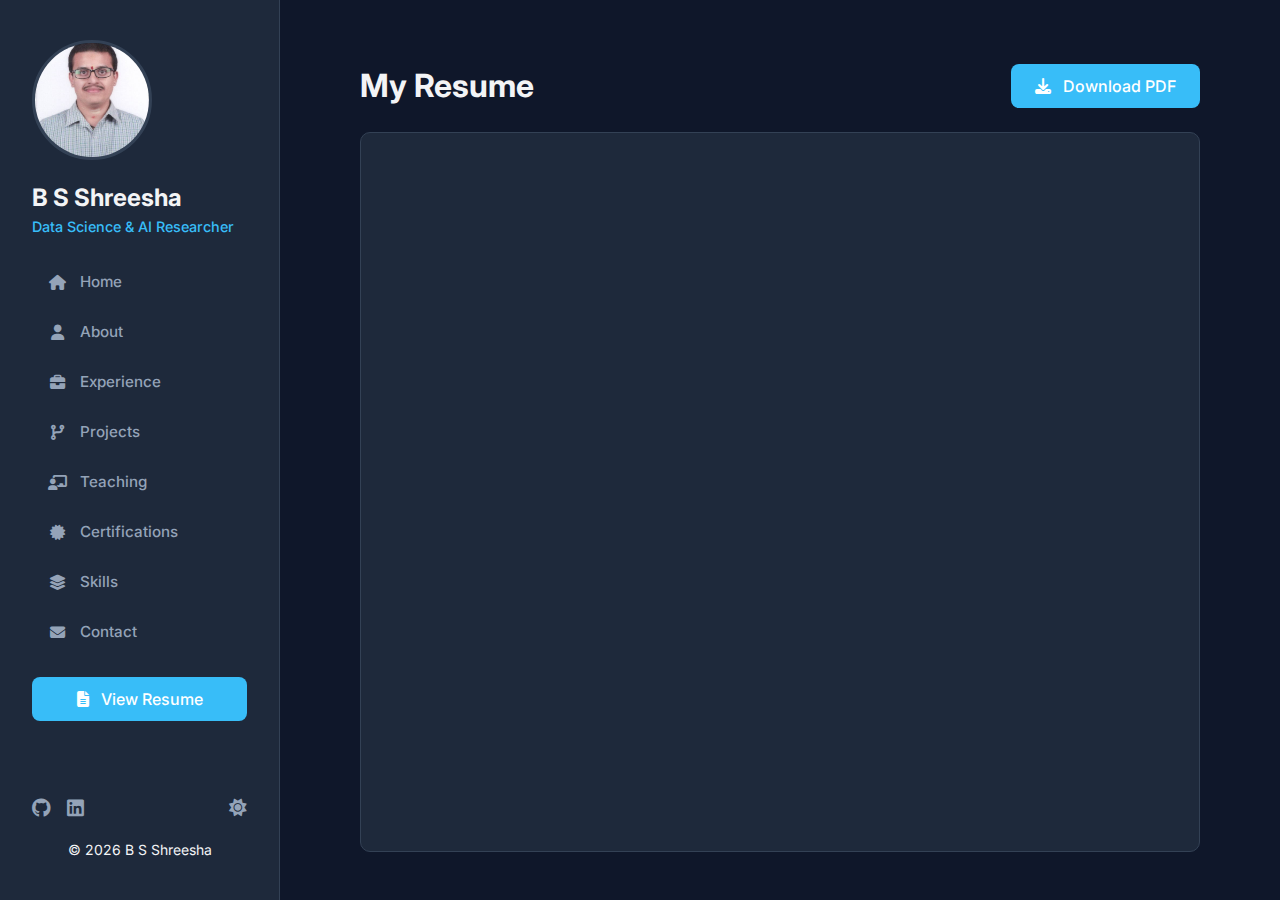
<file: resume.html>
<!DOCTYPE html>
<html lang="en">

<head>
    <meta charset="UTF-8">
    <meta name="viewport" content="width=device-width, initial-scale=1.0">
    <title>Resume | B S Shreesha</title>
    <link href="./Assets/css/bootstrap.min.css" rel="stylesheet">
    <link rel="stylesheet" href="https://cdnjs.cloudflare.com/ajax/libs/font-awesome/6.4.0/css/all.min.css">
    <link rel="stylesheet" href="./Assets/css/styles.css">
    <link rel="apple-touch-icon" sizes="180x180" href="./Assets/img/apple-touch-icon.png">
    <link rel="icon" type="image/png" sizes="32x32" href="./Assets/img/favicon-32x32.png">
    <link rel="icon" type="image/png" sizes="16x16" href="./Assets/img/favicon-16x16.png">
    <link rel="manifest" href="./Assets/img/site.webmanifest">
    <script>
        (function () { const theme = localStorage.getItem('theme') || 'dark'; document.documentElement.setAttribute('data-theme', theme); })();
    </script>
</head>

<body>
    <div class="wrapper">
        <!-- SIDEBAR -->
        <aside class="sidebar">
            <div>
                <img src="./Assets/img/BSShreesha.jpg" alt="B S Shreesha" class="profile-img">
                <h1 class="name-title">B S Shreesha</h1>
                <div class="job-title">Data Science & AI Researcher</div>

                <ul class="nav-menu mt-4">
                    <li class="nav-item"><a href="index.html" class="nav-link"><i class="fas fa-home"></i> Home</a></li>
                    <li class="nav-item"><a href="about.html" class="nav-link"><i class="fas fa-user"></i> About</a>
                    </li>
                    <li class="nav-item"><a href="experience.html" class="nav-link"><i class="fas fa-briefcase"></i>
                            Experience</a></li>
                    <li class="nav-item"><a href="projects.html" class="nav-link"><i class="fas fa-code-branch"></i>
                            Projects</a></li>
                    <li class="nav-item"><a href="teaching.html" class="nav-link"><i
                                class="fas fa-chalkboard-teacher"></i> Teaching</a></li>
                    <li class="nav-item"><a href="certifications.html" class="nav-link"><i
                                class="fas fa-certificate"></i> Certifications</a></li>
                    <li class="nav-item"><a href="skills.html" class="nav-link"><i class="fas fa-layer-group"></i>
                            Skills</a></li>
                    <li class="nav-item"><a href="contact.html" class="nav-link"><i class="fas fa-envelope"></i>
                            Contact</a></li>
                </ul>
                <!-- Sidebar Button: Links to this page (Active) -->
                <a href="resume.html" class="btn-resume"><i class="fas fa-file-alt me-2"></i> View Resume</a>
            </div>
            <div>
                <div class="social-links mb-3">
                    <a href="https://github.com/bsshreesha" class="social-icon"><i class="fab fa-github"></i></a>
                    <a href="https://www.linkedin.com/in/bsshreesha/" class="social-icon"><i
                            class="fab fa-linkedin"></i></a>
                    <button id="theme-toggle-btn" class="theme-toggle ms-auto"><i class="fas fa-sun"
                            id="theme-icon"></i></button>
                </div>
                <div class="small text-center">&copy; <span id="year"></span> B S Shreesha</div>
            </div>
        </aside>

        <!-- MAIN CONTENT -->
        <main class="main-content">
            <div class="d-flex justify-content-between align-items-center mb-4 flex-wrap gap-3">
                <h1 class="page-title mb-0">My Resume</h1>
                <!-- Direct Download Button -->
                <a href="./Assets/resume/Resume.pdf" class="btn-resume w-auto px-4 mt-0" download>
                    <i class="fas fa-download me-2"></i> Download PDF
                </a>
            </div>

            <!-- PDF Viewer -->
            <div class="pdf-container"
                style="height: 80vh; width: 100%; border: 1px solid var(--border-color); border-radius: 10px; overflow: hidden; background: var(--bg-sidebar);">
                <iframe src="./Assets/resume/Resume.pdf#toolbar=0" width="100%" height="100%" style="border: none;">
                    <div class="text-center p-5">
                        <p>Your browser does not support inline PDF viewing.</p>
                        <a href="./Assets/resume/Resume.pdf" class="btn btn-primary">Download PDF instead</a>
                    </div>
                </iframe>
            </div>
        </main>

        <!-- MOBILE MENU OVERLAY -->
        <div id="mobile-menu-overlay" class="mobile-menu-overlay">
            <a href="projects.html" class="menu-item"><i class="fas fa-code-branch"></i> Projects</a>
            <a href="experience.html" class="menu-item"><i class="fas fa-briefcase"></i> Experience</a>
            <a href="teaching.html" class="menu-item"><i class="fas fa-chalkboard-teacher"></i> Teaching</a>
            <a href="certifications.html" class="menu-item"><i class="fas fa-certificate"></i> Certifications</a>
            <a href="skills.html" class="menu-item"><i class="fas fa-layer-group"></i> Skills</a>
        </div>
        
        <!-- Bottom Navigation Bar -->
        <nav class="bottom-nav">
            <!-- 1. Home -->
            <a href="index.html" class="bottom-nav-link"><i class="fas fa-home"></i><span>Home</span></a>
        
            <!-- 2. About (About Me) -->
            <a href="about.html" class="bottom-nav-link"><i class="fas fa-user"></i><span>About</span></a>
        
            <!-- 3. Contact -->
            <a href="contact.html" class="bottom-nav-link"><i class="fas fa-envelope"></i><span>Contact</span></a>
        
            <!-- 4. Resume (Direct Link) -->
            <a href="resume.html" class="bottom-nav-link"><i class="fas fa-file-alt"></i><span>CV</span></a>
        
            <!-- 5. MORE BUTTON (Toggles the menu) -->
            <button id="mobile-menu-btn" class="nav-toggle-btn">
                <i class="fas fa-bars"></i>
                <span>Menu</span>
            </button>
        </nav>
    </div>
    <div class="cursor-dot"></div>
    <div class="cursor-outline"></div>
    <script src="./Assets/js/script.js"></script>
</body>

</html>
</file>
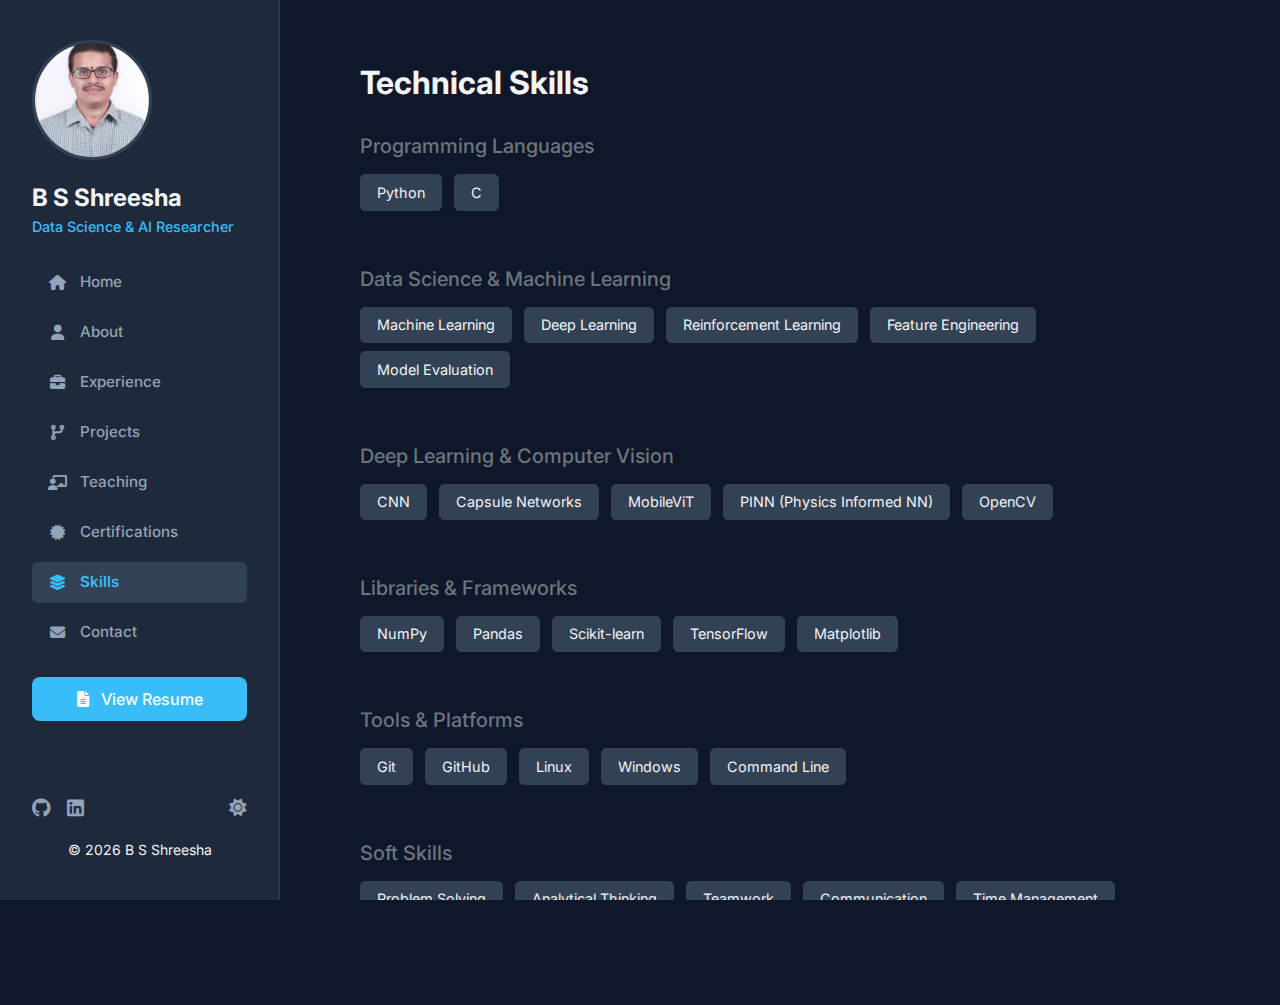
<file: skills.html>
<!DOCTYPE html>
<html lang="en">

<head>
    <meta charset="UTF-8">
    <meta name="viewport" content="width=device-width, initial-scale=1.0">
    <title>Skills | B S Shreesha</title>
    <link href="./Assets/css/bootstrap.min.css" rel="stylesheet">
    <link rel="stylesheet" href="https://cdnjs.cloudflare.com/ajax/libs/font-awesome/6.4.0/css/all.min.css">
    <link rel="stylesheet" href="./Assets/css/styles.css">
    <link rel="apple-touch-icon" sizes="180x180" href="./Assets/img/apple-touch-icon.png">
    <link rel="icon" type="image/png" sizes="32x32" href="./Assets/img/favicon-32x32.png">
    <link rel="icon" type="image/png" sizes="16x16" href="./Assets/img/favicon-16x16.png">
    <link rel="manifest" href="./Assets/img/site.webmanifest">
    <script> (function () { const theme = localStorage.getItem('theme') || 'dark'; document.documentElement.setAttribute('data-theme', theme); })(); </script>
</head>

<body>
    <div class="wrapper">
        <aside class="sidebar">
            <div>
                <img src="./Assets/img/BSShreesha.jpg" alt="B S Shreesha" class="profile-img">
                <h1 class="name-title">B S Shreesha</h1>
                <div class="job-title">Data Science & AI Researcher</div>
                <ul class="nav-menu mt-4">
                    <li class="nav-item"><a href="index.html" class="nav-link"><i class="fas fa-home"></i> Home</a></li>
                    <li class="nav-item"><a href="about.html" class="nav-link"><i class="fas fa-user"></i> About</a>
                    </li>
                    <li class="nav-item"><a href="experience.html" class="nav-link"><i class="fas fa-briefcase"></i>
                            Experience</a></li>
                    <li class="nav-item"><a href="projects.html" class="nav-link"><i class="fas fa-code-branch"></i>
                            Projects</a></li>
                    <li class="nav-item"><a href="teaching.html" class="nav-link"><i
                                class="fas fa-chalkboard-teacher"></i> Teaching</a>
                    </li>
                    <li class="nav-item"><a href="certifications.html" class="nav-link"><i
                                class="fas fa-certificate"></i>
                            Certifications</a></li>
                    <li class="nav-item"><a href="skills.html" class="nav-link active"><i
                                class="fas fa-layer-group"></i>
                            Skills</a></li>
                    <li class="nav-item"><a href="contact.html" class="nav-link"><i class="fas fa-envelope"></i>
                            Contact</a></li>
                </ul>
                <a href="resume.html" class="btn-resume"><i class="fas fa-file-alt me-2"></i> View Resume</a>
            </div>
            <div>
                <div class="social-links mb-3">
                    <a href="https://github.com/bsshreesha" class="social-icon"><i class="fab fa-github"></i></a>
                    <a href="https://www.linkedin.com/in/bsshreesha/" class="social-icon"><i
                            class="fab fa-linkedin"></i></a>
                    <button id="theme-toggle-btn" class="theme-toggle ms-auto"><i class="fas fa-sun"
                            id="theme-icon"></i></button>
                </div>
                <div class="small text-center">&copy; <span id="year"></span> B S Shreesha</div>
            </div>
        </aside>

        <main class="main-content">
            <h1 class="page-title">Technical Skills</h1>

            <!-- 1. Programming Languages -->
            <div class="mb-5">
                <h3 class="mb-3 fs-5 text-secondary">Programming Languages</h3>
                <div>
                    <span class="skill-tag">Python</span>
                    <span class="skill-tag">C</span>
                </div>
            </div>

            <!-- 2. Data Science & ML -->
            <div class="mb-5">
                <h3 class="mb-3 fs-5 text-secondary">Data Science & Machine Learning</h3>
                <div>
                    <span class="skill-tag">Machine Learning</span>
                    <span class="skill-tag">Deep Learning</span>
                    <span class="skill-tag">Reinforcement Learning</span>
                    <span class="skill-tag">Feature Engineering</span>
                    <span class="skill-tag">Model Evaluation</span>
                </div>
            </div>

            <!-- 3. DL & Computer Vision -->
            <div class="mb-5">
                <h3 class="mb-3 fs-5 text-secondary">Deep Learning & Computer Vision</h3>
                <div>
                    <span class="skill-tag">CNN</span>
                    <span class="skill-tag">Capsule Networks</span>
                    <span class="skill-tag">MobileViT</span>
                    <span class="skill-tag">PINN (Physics Informed NN)</span>
                    <span class="skill-tag">OpenCV</span>
                </div>
            </div>

            <!-- 4. Libraries & Frameworks -->
            <div class="mb-5">
                <h3 class="mb-3 fs-5 text-secondary">Libraries & Frameworks</h3>
                <div>
                    <span class="skill-tag">NumPy</span>
                    <span class="skill-tag">Pandas</span>
                    <span class="skill-tag">Scikit-learn</span>
                    <span class="skill-tag">TensorFlow</span>
                    <span class="skill-tag">Matplotlib</span>
                </div>
            </div>

            <!-- 5. Tools & Platforms -->
            <div class="mb-5">
                <h3 class="mb-3 fs-5 text-secondary">Tools & Platforms</h3>
                <div>
                    <span class="skill-tag">Git</span>
                    <span class="skill-tag">GitHub</span>
                    <span class="skill-tag">Linux</span>
                    <span class="skill-tag">Windows</span>
                    <span class="skill-tag">Command Line</span>
                </div>
            </div>

            <!-- 6. Soft Skills -->
            <div class="mb-5">
                <h3 class="mb-3 fs-5 text-secondary">Soft Skills</h3>
                <div>
                    <span class="skill-tag">Problem Solving</span>
                    <span class="skill-tag">Analytical Thinking</span>
                    <span class="skill-tag">Teamwork</span>
                    <span class="skill-tag">Communication</span>
                    <span class="skill-tag">Time Management</span>
                </div>
            </div>
        </main>

        <div id="mobile-menu-overlay" class="mobile-menu-overlay">
            <a href="projects.html" class="menu-item"><i class="fas fa-code-branch"></i> Projects</a>
            <a href="experience.html" class="menu-item"><i class="fas fa-briefcase"></i> Experience</a>
            <a href="teaching.html" class="menu-item"><i class="fas fa-chalkboard-teacher"></i> Teaching</a>
            <a href="certifications.html" class="menu-item"><i class="fas fa-certificate"></i> Certifications</a>
            <a href="skills.html" class="menu-item"><i class="fas fa-layer-group"></i> Skills</a>
        </div>

        <!-- Bottom Navigation Bar -->
        <nav class="bottom-nav">
            <!-- 1. Home -->
            <a href="index.html" class="bottom-nav-link"><i class="fas fa-home"></i><span>Home</span></a>

            <!-- 2. About (About Me) -->
            <a href="about.html" class="bottom-nav-link"><i class="fas fa-user"></i><span>About</span></a>

            <!-- 3. Contact -->
            <a href="contact.html" class="bottom-nav-link"><i class="fas fa-envelope"></i><span>Contact</span></a>

            <!-- 4. Resume (Direct Link) -->
            <a href="resume.html" class="bottom-nav-link"><i class="fas fa-file-alt"></i><span>CV</span></a>

            <!-- 5. MORE BUTTON (Toggles the menu) -->
            <button id="mobile-menu-btn" class="nav-toggle-btn">
                <i class="fas fa-bars"></i>
                <span>Menu</span>
            </button>
        </nav>
    </div>

    <div class="cursor-dot"></div>
    <div class="cursor-outline"></div>

    <script src="./Assets/js/script.js"></script>
</body>

</html>
</file>
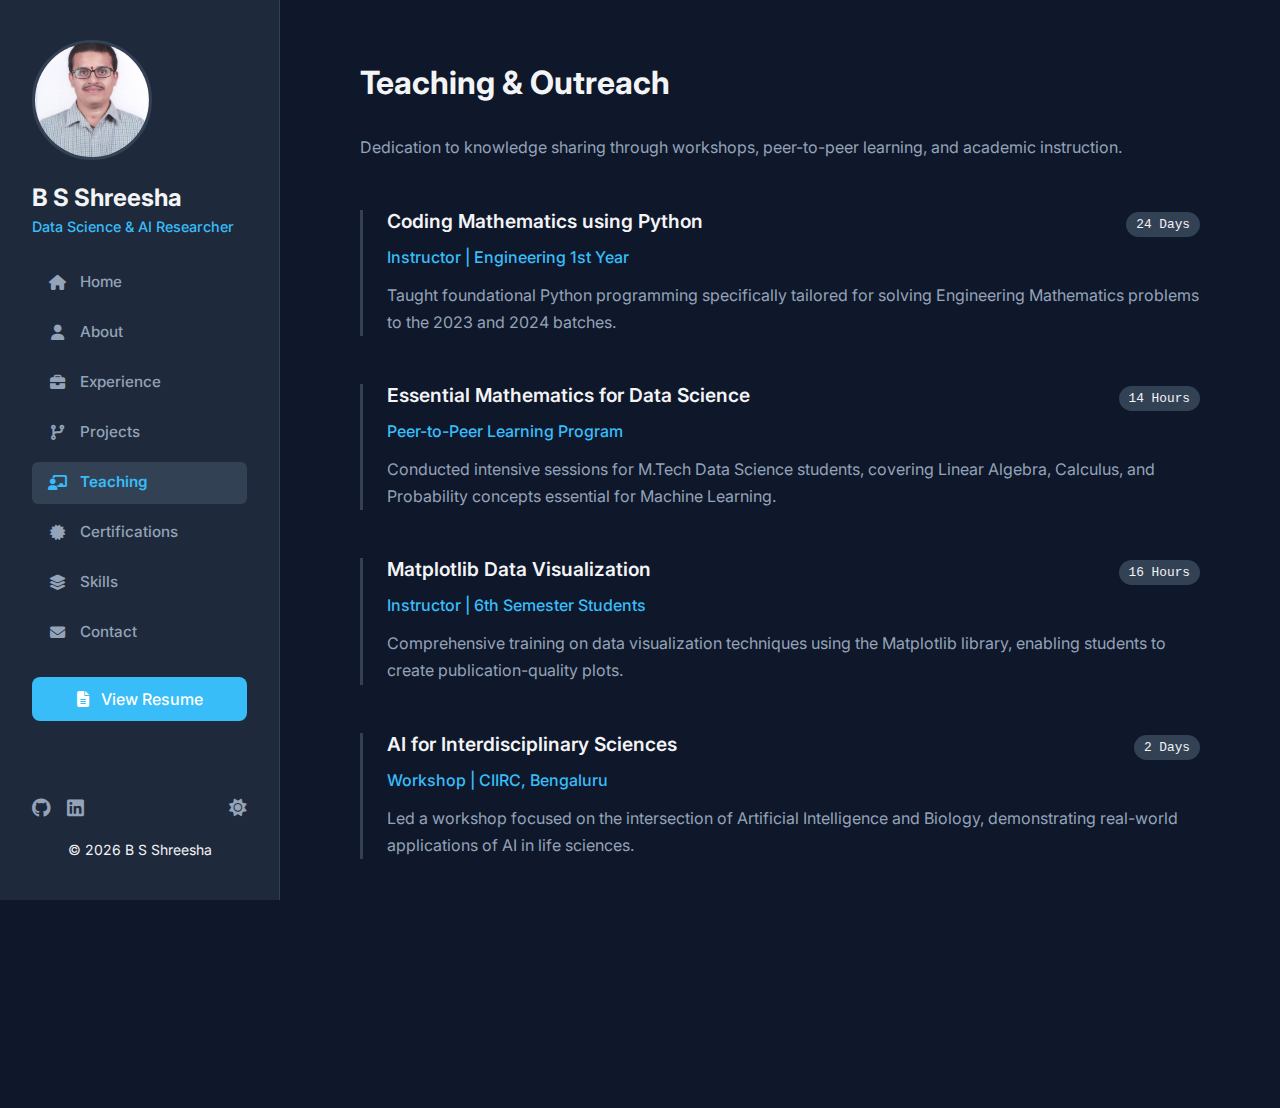
<file: teaching.html>
<!DOCTYPE html>
<html lang="en">

<head>
    <meta charset="UTF-8">
    <meta name="viewport" content="width=device-width, initial-scale=1.0">
    <title>Teaching | B S Shreesha</title>
    <link href="./Assets/css/bootstrap.min.css" rel="stylesheet">
    <link rel="stylesheet" href="https://cdnjs.cloudflare.com/ajax/libs/font-awesome/6.4.0/css/all.min.css">
    <link rel="stylesheet" href="./Assets/css/styles.css">
    <link rel="apple-touch-icon" sizes="180x180" href="./Assets/img/apple-touch-icon.png">
    <link rel="icon" type="image/png" sizes="32x32" href="./Assets/img/favicon-32x32.png">
    <link rel="icon" type="image/png" sizes="16x16" href="./Assets/img/favicon-16x16.png">
    <link rel="manifest" href="./Assets/img/site.webmanifest">
    <script>
        (function () { const theme = localStorage.getItem('theme') || 'dark'; document.documentElement.setAttribute('data-theme', theme); })();
    </script>
</head>

<body>
    <div class="wrapper">
        <!-- SIDEBAR -->
        <aside class="sidebar">
            <div>
                <img src="./Assets/img/BSShreesha.jpg" alt="B S Shreesha" class="profile-img">
                <h1 class="name-title">B S Shreesha</h1>
                <div class="job-title">Data Science & AI Researcher</div>

                <!-- UPDATED NAV MENU -->
                <ul class="nav-menu mt-4">
                    <li class="nav-item"><a href="index.html" class="nav-link"><i class="fas fa-home"></i> Home</a></li>
                    <li class="nav-item"><a href="about.html" class="nav-link"><i class="fas fa-user"></i> About</a>
                    </li>
                    <li class="nav-item"><a href="experience.html" class="nav-link"><i class="fas fa-briefcase"></i>
                            Experience</a></li>
                    <li class="nav-item"><a href="projects.html" class="nav-link"><i class="fas fa-code-branch"></i>
                            Projects</a></li>
                    <!-- NEW LINKS -->
                    <li class="nav-item"><a href="teaching.html" class="nav-link active"><i
                                class="fas fa-chalkboard-teacher"></i> Teaching</a></li>
                    <li class="nav-item"><a href="certifications.html" class="nav-link"><i
                                class="fas fa-certificate"></i> Certifications</a></li>

                    <li class="nav-item"><a href="skills.html" class="nav-link"><i class="fas fa-layer-group"></i>
                            Skills</a></li>
                    <li class="nav-item"><a href="contact.html" class="nav-link"><i class="fas fa-envelope"></i>
                            Contact</a></li>
                </ul>
                <a href="resume.html" class="btn-resume"><i class="fas fa-file-alt me-2"></i>
                    View Resume</a>
            </div>
            <div>
                <div class="social-links mb-3">
                    <a href="https://github.com/bsshreesha" class="social-icon"><i class="fab fa-github"></i></a>
                    <a href="https://www.linkedin.com/in/bsshreesha/" class="social-icon"><i
                            class="fab fa-linkedin"></i></a>
                    <button id="theme-toggle-btn" class="theme-toggle ms-auto"><i class="fas fa-sun"
                            id="theme-icon"></i></button>
                </div>
                <div class="small text-center">&copy; <span id="year"></span> B S Shreesha</div>
            </div>
        </aside>

        <main class="main-content">
            <h1 class="page-title">Teaching & Outreach</h1>
            <p class="mb-5">Dedication to knowledge sharing through workshops, peer-to-peer learning, and academic
                instruction.</p>

            <div class="mb-5">
                <!-- Item 1 -->
                <div class="info-card">
                    <div class="card-header">
                        <h3 class="card-title">Coding Mathematics using Python</h3>
                        <span class="card-date">24 Days</span>
                    </div>
                    <span class="card-subtitle">Instructor | Engineering 1st Year</span>
                    <p>Taught foundational Python programming specifically tailored for solving Engineering Mathematics
                        problems to the 2023 and 2024 batches.</p>
                </div>

                <!-- Item 2 -->
                <div class="info-card">
                    <div class="card-header">
                        <h3 class="card-title">Essential Mathematics for Data Science</h3>
                        <span class="card-date">14 Hours</span>
                    </div>
                    <span class="card-subtitle">Peer-to-Peer Learning Program</span>
                    <p>Conducted intensive sessions for M.Tech Data Science students, covering Linear Algebra, Calculus,
                        and Probability concepts essential for Machine Learning.</p>
                </div>

                <!-- Item 3 -->
                <div class="info-card">
                    <div class="card-header">
                        <h3 class="card-title">Matplotlib Data Visualization</h3>
                        <span class="card-date">16 Hours</span>
                    </div>
                    <span class="card-subtitle">Instructor | 6th Semester Students</span>
                    <p>Comprehensive training on data visualization techniques using the Matplotlib library, enabling
                        students to create publication-quality plots.</p>
                </div>

                <!-- Item 4 -->
                <div class="info-card">
                    <div class="card-header">
                        <h3 class="card-title">AI for Interdisciplinary Sciences</h3>
                        <span class="card-date">2 Days</span>
                    </div>
                    <span class="card-subtitle">Workshop | CIIRC, Bengaluru</span>
                    <p>Led a workshop focused on the intersection of Artificial Intelligence and Biology, demonstrating
                        real-world applications of AI in life sciences.</p>
                </div>

                <!-- Item 5 -->
                <div class="info-card">
                    <div class="card-header">
                        <h3 class="card-title">Game Development Tools</h3>
                        <span class="card-date">3 Days</span>
                    </div>
                    <span class="card-subtitle">Technical Workshop</span>
                    <p>Taught Object-Oriented Programming (OOP) concepts applied to game development, along with
                        hands-on training in Audio and Music recording tools.</p>
                </div>
            </div>
        </main>

        <!-- UPDATED BOTTOM NAV -->
        <div id="mobile-menu-overlay" class="mobile-menu-overlay">
            <a href="projects.html" class="menu-item"><i class="fas fa-code-branch"></i> Projects</a>
            <a href="experience.html" class="menu-item"><i class="fas fa-briefcase"></i> Experience</a>
            <a href="teaching.html" class="menu-item"><i class="fas fa-chalkboard-teacher"></i> Teaching</a>
            <a href="certifications.html" class="menu-item"><i class="fas fa-certificate"></i> Certifications</a>
            <a href="skills.html" class="menu-item"><i class="fas fa-layer-group"></i> Skills</a>
        </div>
        
        <!-- Bottom Navigation Bar -->
        <nav class="bottom-nav">
            <!-- 1. Home -->
            <a href="index.html" class="bottom-nav-link"><i class="fas fa-home"></i><span>Home</span></a>
        
            <!-- 2. About (About Me) -->
            <a href="about.html" class="bottom-nav-link"><i class="fas fa-user"></i><span>About</span></a>
        
            <!-- 3. Contact -->
            <a href="contact.html" class="bottom-nav-link"><i class="fas fa-envelope"></i><span>Contact</span></a>
        
            <!-- 4. Resume (Direct Link) -->
            <a href="resume.html" class="bottom-nav-link"><i
                    class="fas fa-file-alt"></i><span>CV</span></a>
        
            <!-- 5. MORE BUTTON (Toggles the menu) -->
            <button id="mobile-menu-btn" class="nav-toggle-btn">
                <i class="fas fa-bars"></i>
                <span>Menu</span>
            </button>
        </nav>
    </div>
    <div class="cursor-dot"></div>
    <div class="cursor-outline"></div>
    <script src="./Assets/js/script.js"></script>
</body>

</html>
</file>
<file: Assets/css/styles.css>
@import url('https://fonts.googleapis.com/css2?family=Inter:wght@300;400;500;600;700&display=swap');

:root {
    /* Light Mode Variables */
    --bg-body: #ffffff;
    --bg-sidebar: #f9fafb;
    --text-primary: #111827;
    --text-secondary: #4b5563;
    --accent-color: #2563eb;
    /* Royal Blue */
    --border-color: #e5e7eb;
    --item-hover: #f3f4f6;
    --card-bg: #ffffff;
    --scroll-thumb: #cbd5e1;
    --nav-height: 65px;
    /* Bottom Nav Height */
}

/* Dark Mode Variables (Applied to HTML tag) */
html[data-theme="dark"] {
    --bg-body: #0f172a;
    --bg-sidebar: #1e293b;
    --text-primary: #f3f4f6;
    --text-secondary: #94a3b8;
    --accent-color: #38bdf8;
    --border-color: #334155;
    --item-hover: #334155;
    --card-bg: #1e293b;
    --scroll-thumb: #475569;
}

/* Global Settings */
* {
    box-sizing: border-box;
    transition: background-color 0.3s ease, color 0.3s ease, border-color 0.3s ease;
}

html,
body {
    font-family: 'Inter', sans-serif;
    background-color: var(--bg-body);
    color: var(--text-primary);
    margin: 0;
    overflow-x: hidden;
    height: 100%;
    width: 100%;
    /* Security: Disable Text Selection */
    -webkit-user-select: none;
    -moz-user-select: none;
    -ms-user-select: none;
    user-select: none;
}

/* Custom Scrollbar */
::-webkit-scrollbar {
    width: 5px;
    height: 5px;
}

::-webkit-scrollbar-track {
    background: var(--bg-body);
}

::-webkit-scrollbar-thumb {
    background: var(--scroll-thumb);
    border-radius: 10px;
}

::-webkit-scrollbar-thumb:hover {
    background: var(--accent-color);
}

/* --- Layout --- */
.wrapper {
    display: flex;
    min-height: 100vh;
}

/* Sidebar (Desktop) */
.sidebar {
    background-color: var(--bg-sidebar);
    width: 280px;
    padding: 2.5rem 2rem;
    border-right: 1px solid var(--border-color);
    position: fixed;
    height: 100vh;
    overflow-y: auto;
    display: flex;
    flex-direction: column;
    justify-content: space-between;
    z-index: 1000;
}

.main-content {
    flex: 1;
    margin-left: 280px;
    padding: 4rem 5rem;
    max-width: 1200px;
    padding-bottom: 2rem;
}

/* Profile Elements */
.profile-img {
    width: 120px;
    height: 120px;
    border-radius: 50%;
    object-fit: cover;
    border: 3px solid var(--border-color);
    margin-bottom: 1.5rem;
    background-color: var(--item-hover);
}

.name-title {
    font-weight: 700;
    font-size: 1.5rem;
    color: var(--text-primary);
    margin-bottom: 0.2rem;
}

.job-title {
    color: var(--accent-color);
    font-weight: 500;
    font-size: 0.9rem;
    margin-bottom: 1.5rem;
}

/* Navigation */
.nav-menu {
    list-style: none;
    padding: 0;
    margin: 0;
}

.nav-item {
    margin-bottom: 0.5rem;
}

.nav-link {
    color: var(--text-secondary);
    font-weight: 500;
    text-decoration: none;
    display: flex;
    align-items: center;
    padding: 0.6rem 0.8rem;
    border-radius: 6px;
    font-size: 0.95rem;
}

.nav-link i {
    width: 25px;
    text-align: center;
    margin-right: 10px;
}

.nav-link:hover {
    background-color: var(--item-hover);
    color: var(--text-primary);
}

.nav-link.active {
    background-color: var(--item-hover);
    color: var(--accent-color);
    font-weight: 600;
}

/* Footer / Socials */
.social-links {
    display: flex;
    gap: 1rem;
    margin-top: 1rem;
}

.social-icon {
    color: var(--text-secondary);
    font-size: 1.2rem;
    transition: 0.2s;
}

.social-icon:hover {
    color: var(--accent-color);
    transform: translateY(-2px);
}

.theme-toggle {
    background: none;
    border: none;
    color: var(--text-secondary);
    cursor: pointer;
    padding: 0;
    font-size: 1.1rem;
}

.theme-toggle:hover {
    color: var(--accent-color);
}

/* Buttons */
.btn-resume {
    background-color: var(--accent-color);
    color: #fff;
    padding: 10px 20px;
    border-radius: 8px;
    text-decoration: none;
    display: inline-block;
    width: 100%;
    text-align: center;
    margin-top: 1rem;
    font-weight: 500;
    transition: 0.3s;
    border: none;
    cursor: pointer;
}

.btn-resume:hover {
    opacity: 0.9;
    color: white;
    transform: translateY(-2px);
}

/* Form Styles */
.form-control-custom {
    background-color: var(--bg-body);
    border: 1px solid var(--border-color);
    color: var(--text-primary);
    padding: 12px 15px;
    border-radius: 8px;
    width: 100%;
    margin-bottom: 1rem;
    font-family: 'Inter', sans-serif;
}

.form-control-custom:focus {
    outline: 2px solid var(--accent-color);
    border-color: transparent;
}

/* Content Cards */
h1.page-title {
    font-size: 2rem;
    font-weight: 700;
    margin-bottom: 2rem;
    color: var(--text-primary);
}

h2.section-header {
    font-size: 1.5rem;
    font-weight: 600;
    margin-bottom: 1.5rem;
    color: var(--text-primary);
    border-bottom: 2px solid var(--border-color);
    padding-bottom: 10px;
}

.info-card {
    border-left: 3px solid var(--border-color);
    padding-left: 1.5rem;
    margin-bottom: 3rem;
    position: relative;
}

.info-card:hover {
    border-left-color: var(--accent-color);
}

.card-header {
    display: flex;
    justify-content: space-between;
    align-items: baseline;
    margin-bottom: 0.5rem;
    flex-wrap: wrap;
}

.card-title {
    font-size: 1.2rem;
    font-weight: 600;
    color: var(--text-primary);
    margin: 0;
}

.card-date {
    font-size: 0.8rem;
    color: var(--text-primary);
    background: var(--item-hover);
    padding: 3px 10px;
    border-radius: 20px;
    font-family: monospace;
}

.card-subtitle {
    color: var(--accent-color);
    font-weight: 500;
    margin-bottom: 0.8rem;
    display: block;
}

p {
    color: var(--text-secondary);
    line-height: 1.7;
}

/* Skills Tags */
.skill-tag {
    display: inline-block;
    background-color: var(--item-hover);
    color: var(--text-primary);
    padding: 0.4rem 1rem;
    border-radius: 5px;
    font-size: 0.9rem;
    margin: 0 0.5rem 0.5rem 0;
    border: 1px solid var(--border-color);
}

/* Bottom Navigation (Mobile Only) */
.bottom-nav {
    display: none;
    position: fixed;
    bottom: 0;
    left: 0;
    width: 100%;
    height: var(--nav-height);
    background-color: var(--bg-sidebar);
    border-top: 1px solid var(--border-color);
    z-index: 2000;
    justify-content: space-around;
    align-items: center;
    backdrop-filter: blur(10px);
    padding-bottom: env(safe-area-inset-bottom);
}

.bottom-nav-link {
    display: flex;
    flex-direction: column;
    align-items: center;
    justify-content: center;
    text-decoration: none;
    color: var(--text-secondary);
    font-size: 0.7rem;
    flex: 1;
    height: 100%;
}

.bottom-nav-link i {
    font-size: 1.2rem;
    margin-bottom: 4px;
}

.bottom-nav-link.active {
    color: var(--accent-color);
}

/* --- MOBILE RESPONSIVE --- */
@media (max-width: 991px) {
    .wrapper {
        flex-direction: column;
    }

    .sidebar {
        width: 100%;
        height: auto;
        position: relative;
        border-right: none;
        border-bottom: 1px solid var(--border-color);
        padding: 1.5rem 1rem;
        text-align: center;
    }

    .profile-img {
        width: 90px;
        height: 90px;
        margin: 0 auto 1rem auto;
        display: block;
    }

    .sidebar .nav-menu {
        display: none;
    }

    .sidebar .social-links {
        justify-content: center;
    }

    .sidebar .btn-resume {
        display: none;
    }

    /* Hide Sidebar Resume on Mobile */

    .bottom-nav {
        display: flex;
    }

    .main-content {
        margin-left: 0;
        padding: 2rem 1.5rem;
        padding-bottom: calc(var(--nav-height) + 2rem);
    }

    h1.page-title {
        font-size: 1.75rem;
    }

    .card-header {
        flex-direction: column;
        align-items: flex-start;
        gap: 5px;
    }

    .card-date {
        margin-top: 2px;
    }
}

/* Ultra Small Screens (iPhone SE) */
@media (max-width: 370px) {
    .sidebar {
        padding: 1rem;
    }

    .profile-img {
        width: 80px;
        height: 80px;
    }

    .bottom-nav-link span {
        display: none;
    }

    /* Hide labels on tiny screens */
    .bottom-nav-link i {
        font-size: 1.4rem;
        margin-bottom: 0;
    }
}

/* --- Mobile Bottom Nav with Drop-up Menu --- */
.bottom-nav {
    display: none;
    /* Hidden on Desktop */
    position: fixed;
    bottom: 0;
    left: 0;
    width: 100%;
    height: 65px;
    background-color: var(--bg-sidebar);
    border-top: 1px solid var(--border-color);
    z-index: 2000;
    display: flex;
    justify-content: space-around;
    align-items: center;
    padding: 0;
    backdrop-filter: blur(10px);
    padding-bottom: env(safe-area-inset-bottom);
}

.bottom-nav-link,
.nav-toggle-btn {
    display: flex;
    flex-direction: column;
    align-items: center;
    justify-content: center;
    text-decoration: none;
    color: var(--text-secondary);
    background: none;
    border: none;
    flex: 1;
    height: 100%;
    cursor: pointer;
    padding: 5px 0;
}

.bottom-nav-link i,
.nav-toggle-btn i {
    font-size: 1.2rem;
    margin-bottom: 4px;
}

.bottom-nav-link span,
.nav-toggle-btn span {
    font-size: 0.7rem;
    font-weight: 500;
}

.bottom-nav-link.active,
.nav-toggle-btn.active {
    color: var(--accent-color);
}

/* --- The Drop-up Menu (Hidden by default) --- */
.mobile-menu-overlay {
    display: none;
    /* Hidden */
    position: fixed;
    bottom: 70px;
    /* Sits right above the nav bar */
    right: 10px;
    /* Aligned to the right */
    width: 200px;
    /* Compact width */
    background-color: var(--bg-sidebar);
    border: 1px solid var(--border-color);
    border-radius: 12px;
    box-shadow: 0 5px 20px rgba(0, 0, 0, 0.2);
    z-index: 1999;
    padding: 10px 0;
    flex-direction: column;
    overflow: hidden;
    animation: slideUp 0.3s ease;
}

.mobile-menu-overlay.show {
    display: flex;
}

.menu-item {
    display: flex;
    align-items: center;
    padding: 12px 20px;
    text-decoration: none;
    color: var(--text-primary);
    font-size: 0.9rem;
    border-bottom: 1px solid var(--border-color);
    transition: 0.2s;
}

.menu-item:last-child {
    border-bottom: none;
}

.menu-item:hover {
    background-color: var(--item-hover);
    color: var(--accent-color);
}

.menu-item i {
    width: 25px;
    text-align: center;
    margin-right: 10px;
    color: var(--accent-color);
}

/* Animation */
@keyframes slideUp {
    from {
        opacity: 0;
        transform: translateY(10px);
    }

    to {
        opacity: 1;
        transform: translateY(0);
    }
}

/* Hide Desktop */
@media (min-width: 992px) {

    .bottom-nav,
    .mobile-menu-overlay {
        display: none !important;
    }
}
</file>
